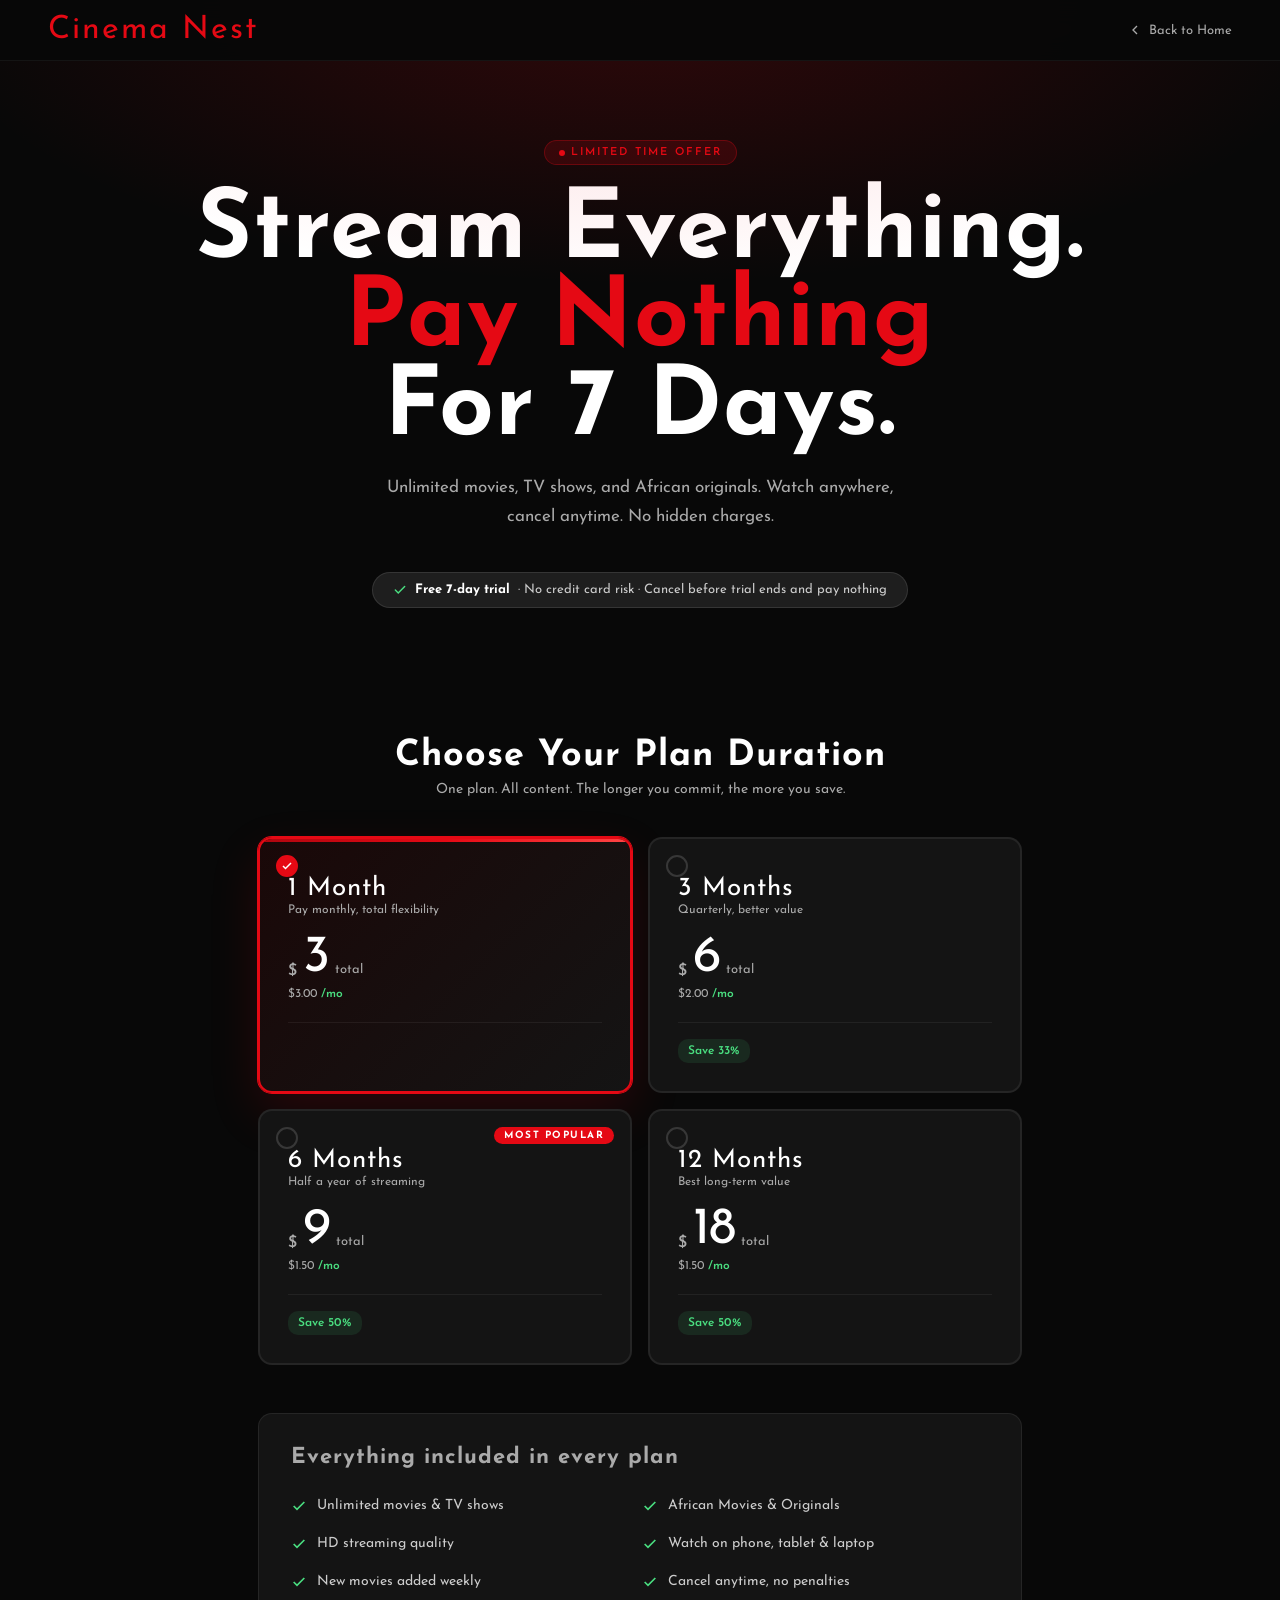
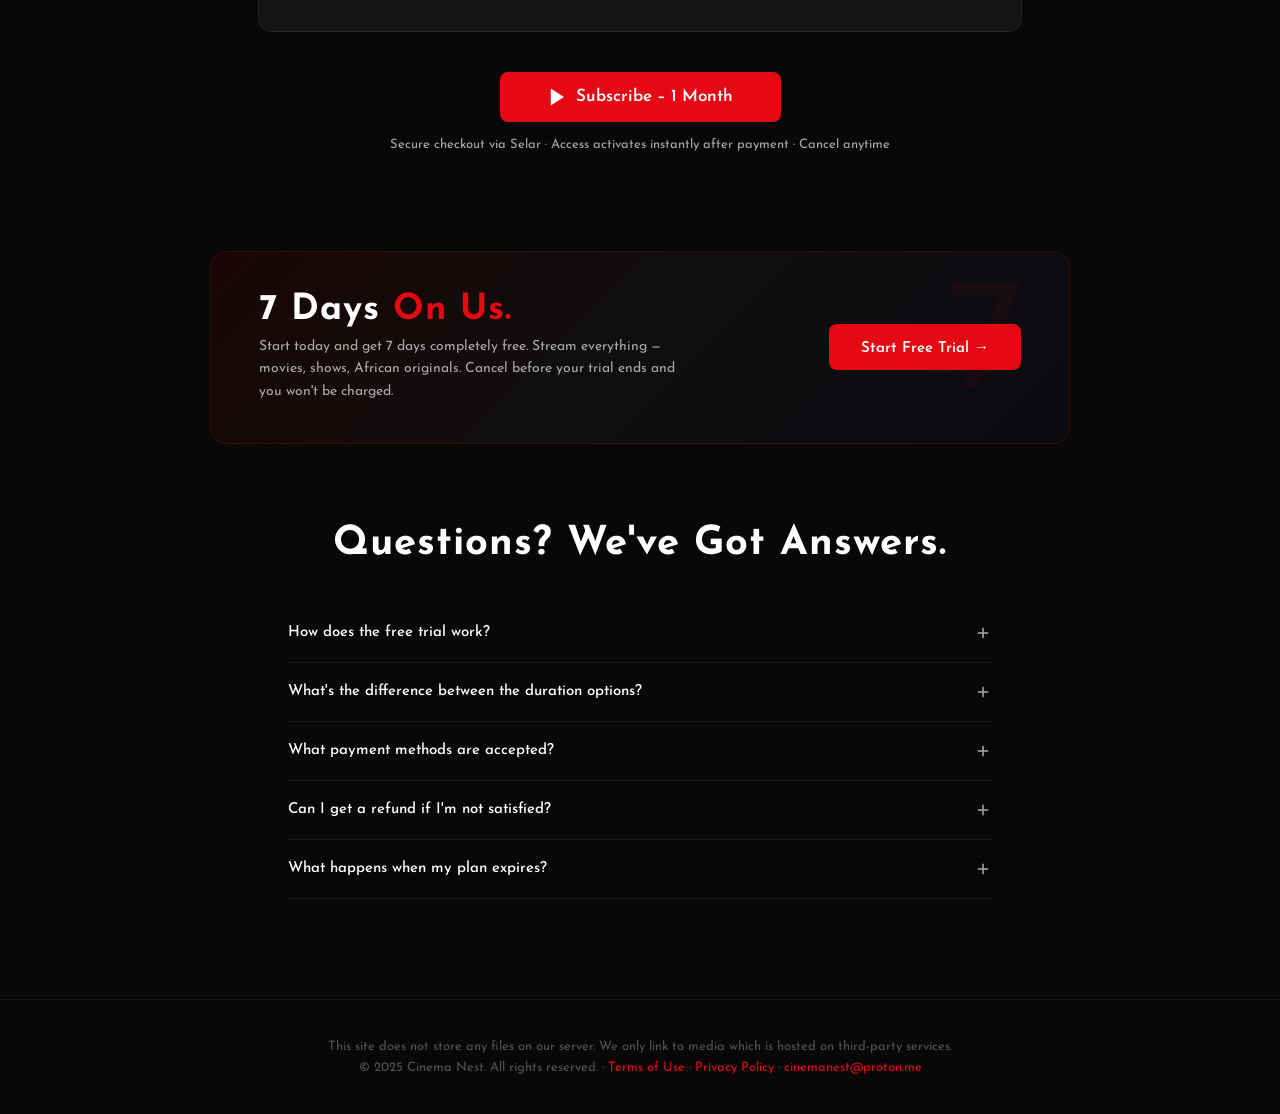
<file: pricing.html>
<!DOCTYPE html>
<html lang="en">
<head>
<meta charset="UTF-8">
<meta name="viewport" content="width=device-width, initial-scale=1.0">
<title>Cinema Nest – Plans & Pricing</title>
<link rel="manifest" href="/manifest.json">
<meta name="theme-color" content="#0a0a0a">
<link rel="icon" href="/icons/icon-192.png">
<link rel="apple-touch-icon" href="/icons/icon-192.png">
<link href="https://fonts.googleapis.com/css2?family=Josefin+Sans:wght@300;400;500;600;700&display=swap" rel="stylesheet">
<style>
:root {
  --red: #e50914;
  --red-dark: #b0060f;
  --bg: #0a0a0a;
  --surface: #141414;
  --surface2: #1e1e1e;
  --text: #fff;
  --muted: #aaa;
  --radius: 6px;
}
*, *::before, *::after { margin: 0; padding: 0; box-sizing: border-box; }
body { background: #080808; color: var(--text); font-family: 'Josefin Sans', sans-serif; overflow-x: hidden; min-height: 100vh; }

/* ─── NAV ─── */
.nav {
  position: fixed; top: 0; width: 100%; z-index: 1000;
  display: flex; align-items: center; justify-content: space-between;
  padding: 14px 48px;
  background: rgba(8,8,8,.96); backdrop-filter: blur(12px);
  border-bottom: 1px solid rgba(255,255,255,.05);
}
.logo { font-family: 'Josefin Sans', sans-serif; font-size: 32px; color: var(--red); letter-spacing: 2px; cursor: pointer; text-decoration: none; }
.nav-back { color: var(--muted); font-size: 13px; text-decoration: none; display: flex; align-items: center; gap: 6px; transition: color .2s; }
.nav-back:hover { color: var(--text); }
.nav-back svg { width: 16px; height: 16px; stroke: currentColor; fill: none; stroke-width: 2; }

/* ─── HERO ─── */
.hero {
  padding: 140px 48px 70px;
  text-align: center; position: relative; overflow: hidden;
}
.hero::before {
  content: ''; position: absolute; inset: 0;
  background: radial-gradient(ellipse 80% 60% at 50% 0%, rgba(229,9,20,.18) 0%, transparent 70%);
  pointer-events: none;
}
.hero-eyebrow {
  display: inline-flex; align-items: center; gap: 6px;
  background: rgba(229,9,20,.15); border: 1px solid rgba(229,9,20,.3);
  color: var(--red); font-size: 11px; font-weight: 600;
  letter-spacing: 2px; text-transform: uppercase;
  padding: 6px 14px; border-radius: 20px; margin-bottom: 24px;
}
.hero-eyebrow span { width: 6px; height: 6px; border-radius: 50%; background: var(--red); animation: pulse 2s infinite; }
@keyframes pulse { 0%,100%{opacity:1;transform:scale(1)} 50%{opacity:.5;transform:scale(.7)} }
.hero h1 {
  font-family: 'Josefin Sans', sans-serif;
  font-size: clamp(48px, 8vw, 96px);
  line-height: .92; letter-spacing: 1px; margin-bottom: 20px;
}
.hero h1 span { color: var(--red); }
.hero p { font-size: 17px; color: var(--muted); line-height: 1.7; max-width: 520px; margin: 0 auto 40px; }
.trial-badge {
  display: inline-flex; align-items: center; gap: 8px;
  background: var(--surface2); border: 1px solid rgba(255,255,255,.1);
  padding: 10px 20px; border-radius: 30px; font-size: 13px; color: #ccc;
}
.trial-badge strong { color: #fff; }

/* ─── PRICING SECTION ─── */
.pricing-section { padding: 60px 48px 100px; max-width: 860px; margin: 0 auto; }

.section-label {
  text-align: center; margin-bottom: 40px;
}
.section-label h2 {
  font-family: 'Josefin Sans', sans-serif;
  font-size: 36px; letter-spacing: 1px; margin-bottom: 8px;
}
.section-label p { font-size: 14px; color: var(--muted); }

/* ─── DURATION CARDS ─── */
.duration-grid {
  display: grid;
  grid-template-columns: repeat(2, 1fr);
  gap: 16px;
  margin-bottom: 48px;
}

.duration-card {
  background: var(--surface);
  border: 2px solid rgba(255,255,255,.07);
  border-radius: 14px; padding: 28px;
  cursor: pointer; position: relative; overflow: hidden;
  transition: border-color .25s, background .25s, transform .25s, box-shadow .25s;
  user-select: none;
}
.duration-card:hover {
  border-color: rgba(229,9,20,.5);
  transform: translateY(-3px);
  box-shadow: 0 16px 40px rgba(0,0,0,.4);
}
.duration-card.selected {
  border-color: var(--red);
  background: linear-gradient(135deg, #1a0808 0%, #141414 100%);
  box-shadow: 0 0 0 1px var(--red), 0 20px 50px rgba(229,9,20,.15);
}
.duration-card.selected::before {
  content: ''; position: absolute; top: 0; left: 0; right: 0; height: 3px;
  background: linear-gradient(90deg, var(--red-dark), var(--red), #ff4444);
}
.duration-card.featured-duration {
  grid-column: span 1;
}

/* Popular badge */
.pop-badge {
  position: absolute; top: 16px; right: 16px;
  background: var(--red); color: #fff;
  font-size: 10px; font-weight: 700; letter-spacing: 1.5px;
  text-transform: uppercase; padding: 3px 10px; border-radius: 10px;
}

/* Selected checkmark */
.check-ring {
  position: absolute; top: 16px; left: 16px;
  width: 22px; height: 22px; border-radius: 50%;
  border: 2px solid rgba(255,255,255,.15);
  display: flex; align-items: center; justify-content: center;
  transition: background .2s, border-color .2s;
}
.duration-card.selected .check-ring {
  background: var(--red); border-color: var(--red);
}
.check-ring svg { width: 12px; height: 12px; stroke: #fff; fill: none; stroke-width: 3; opacity: 0; transition: opacity .2s; }
.duration-card.selected .check-ring svg { opacity: 1; }

.duration-header { margin-top: 8px; margin-bottom: 16px; }
.duration-name {
  font-family: 'Josefin Sans', sans-serif;
  font-size: 26px; letter-spacing: 1px; margin-bottom: 2px;
}
.duration-sub { font-size: 12px; color: var(--muted); }

.duration-price-row { display: flex; align-items: flex-end; gap: 6px; margin-bottom: 4px; }
.duration-currency { font-size: 16px; font-weight: 600; color: var(--muted); margin-bottom: 5px; }
.duration-amount { font-family: 'Josefin Sans', sans-serif; font-size: 52px; line-height: 1; letter-spacing: -1px; }
.duration-period { font-size: 13px; color: var(--muted); margin-bottom: 8px; }

.duration-per-month {
  font-size: 12px; color: var(--muted); margin-bottom: 16px; min-height: 18px;
}
.duration-per-month span { color: #4ade80; font-weight: 600; }

.duration-divider { border: none; border-top: 1px solid rgba(255,255,255,.06); margin-bottom: 16px; }

.duration-saving {
  display: inline-flex; align-items: center; gap: 5px;
  font-size: 12px; font-weight: 600;
  padding: 3px 10px; border-radius: 10px;
  min-height: 24px;
}
.duration-saving.green { background: rgba(74,222,128,.1); color: #4ade80; }
.duration-saving.none { color: transparent; }

/* ─── FEATURES ─── */
.features-box {
  background: var(--surface); border: 1px solid rgba(255,255,255,.07);
  border-radius: 14px; padding: 32px; margin-bottom: 40px;
}
.features-box h3 {
  font-family: 'Josefin Sans', sans-serif;
  font-size: 22px; letter-spacing: 1px; margin-bottom: 20px; color: var(--muted);
}
.features-grid { display: grid; grid-template-columns: repeat(2, 1fr); gap: 4px; }
.feature-item {
  display: flex; align-items: center; gap: 10px;
  font-size: 14px; color: #ccc; padding: 9px 0;
}
.feature-item svg { width: 16px; height: 16px; stroke: #4ade80; fill: none; stroke-width: 2.5; flex-shrink: 0; }

/* ─── CTA ─── */
.cta-block { text-align: center; }
.btn-subscribe {
  background: var(--red); color: #fff;
  padding: 16px 48px; border-radius: 8px;
  font-size: 17px; font-weight: 600; cursor: pointer;
  border: none; font-family: inherit;
  transition: background .2s, transform .15s;
  display: inline-flex; align-items: center; gap: 10px;
  margin-bottom: 16px;
}
.btn-subscribe:hover { background: var(--red-dark); transform: scale(1.03); }
.btn-subscribe svg { width: 18px; height: 18px; stroke: currentColor; fill: none; stroke-width: 2.5; }
.cta-note { font-size: 13px; color: var(--muted); }
.cta-note strong { color: #fff; }

/* ─── TRIAL STRIP ─── */
.trial-strip {
  background: linear-gradient(135deg, #1a0505 0%, #0f0f0f 50%, #0a0a12 100%);
  border: 1px solid rgba(229,9,20,.2);
  border-radius: 16px; padding: 40px 48px;
  display: flex; align-items: center; justify-content: space-between;
  gap: 32px; max-width: 860px; margin: 0 auto 80px;
  position: relative; overflow: hidden;
}
.trial-strip::after {
  content: '7'; position: absolute; right: 48px; top: 50%; transform: translateY(-50%);
  font-family: 'Josefin Sans', sans-serif; font-size: 160px; line-height: 1;
  color: rgba(229,9,20,.06); pointer-events: none; letter-spacing: -4px;
}
.trial-strip-text h2 { font-family: 'Josefin Sans', sans-serif; font-size: 36px; letter-spacing: 1px; margin-bottom: 8px; }
.trial-strip-text h2 span { color: var(--red); }
.trial-strip-text p { font-size: 14px; color: var(--muted); max-width: 420px; line-height: 1.6; }
.btn-trial {
  background: var(--red); color: #fff; padding: 14px 32px; border-radius: 8px;
  font-size: 15px; font-weight: 600; cursor: pointer; border: none;
  font-family: inherit; white-space: nowrap; flex-shrink: 0;
  transition: background .2s, transform .15s;
}
.btn-trial:hover { background: var(--red-dark); transform: scale(1.03); }

/* ─── FAQ ─── */
.faq-section { padding: 0 48px 100px; max-width: 800px; margin: 0 auto; }
.faq-section h2 { font-family: 'Josefin Sans', sans-serif; font-size: 40px; letter-spacing: 1px; text-align: center; margin-bottom: 40px; }
.faq-item { border-bottom: 1px solid rgba(255,255,255,.07); }
.faq-q {
  width: 100%; background: none; border: none; color: var(--text);
  font-family: 'Josefin Sans', sans-serif; font-size: 15px; font-weight: 500;
  text-align: left; padding: 20px 0; cursor: pointer;
  display: flex; align-items: center; justify-content: space-between; gap: 16px;
}
.faq-q svg { width: 18px; height: 18px; stroke: var(--muted); fill: none; stroke-width: 2; flex-shrink: 0; transition: transform .3s; }
.faq-item.open .faq-q svg { transform: rotate(45deg); stroke: var(--red); }
.faq-a { font-size: 14px; color: var(--muted); line-height: 1.7; max-height: 0; overflow: hidden; transition: max-height .35s ease, padding .35s; }
.faq-item.open .faq-a { max-height: 200px; padding-bottom: 20px; }

/* ─── FOOTER ─── */
.footer { text-align: center; padding: 40px 48px; border-top: 1px solid rgba(255,255,255,.06); }
.footer p { font-size: 13px; color: rgba(255,255,255,.3); }
.footer a { color: var(--red); text-decoration: none; }

/* ─── RESPONSIVE ─── */
@media(max-width: 700px) {
  .nav { padding: 12px 20px; }
  .hero { padding: 120px 20px 60px; }
  .pricing-section { padding: 40px 20px 80px; }
  .duration-grid { grid-template-columns: 1fr; gap:12px; }
  .features-grid { grid-template-columns: 1fr; }
  .trial-strip { flex-direction: column; padding: 28px 20px; margin: 0 16px 60px; }
  .trial-strip::after { display: none; }
  .faq-section { padding: 0 20px 80px; }
  .duration-amount { font-size: 40px; }
  .hero h1 { font-size: clamp(40px, 10vw, 60px); }
  .hero p { font-size: 15px; }
  .footer { padding: 32px 20px; }
}
</style>
</head>
<body>

<!-- NAV -->
<nav class="nav">
  <a href="index.html" class="logo">Cinema Nest</a>
  <a href="index.html" class="nav-back">
    <svg viewBox="0 0 24 24"><polyline points="15 18 9 12 15 6"/></svg>
    Back to Home
  </a>
</nav>

<!-- HERO -->
<div class="hero">
  <div class="hero-eyebrow">
    <span></span>
    Limited Time Offer
  </div>
  <h1>Stream Everything.<br><span>Pay Nothing</span><br>For 7 Days.</h1>
  <p>Unlimited movies, TV shows, and African originals. Watch anywhere, cancel anytime. No hidden charges.</p>
  <div class="trial-badge">
    <svg width="14" height="14" viewBox="0 0 24 24" fill="none" stroke="#4ade80" stroke-width="2.5" stroke-linecap="round"><polyline points="20 6 9 17 4 12"/></svg>
    <strong>Free 7-day trial</strong> · No credit card risk · Cancel before trial ends and pay nothing
  </div>
</div>

<!-- PRICING -->
<div class="pricing-section">

  <div class="section-label">
    <h2>Choose Your Plan Duration</h2>
    <p>One plan. All content. The longer you commit, the more you save.</p>
  </div>

  <div class="duration-grid">

    <!-- 1 MONTH -->
    <div class="duration-card selected" id="card-1m" onclick="selectPlan('1m')">
      <div class="check-ring"><svg viewBox="0 0 24 24"><polyline points="20 6 9 17 4 12"/></svg></div>
      <div class="duration-header">
        <div class="duration-name">1 Month</div>
        <div class="duration-sub">Pay monthly, total flexibility</div>
      </div>
      <div class="duration-price-row">
        <span class="duration-currency">$</span>
        <span class="duration-amount">3</span>
        <span class="duration-period">total</span>
      </div>
      <div class="duration-per-month">$3.00 <span>/mo</span></div>
      <hr class="duration-divider">
      <span class="duration-saving none">–</span>
    </div>

    <!-- 3 MONTHS -->
    <div class="duration-card" id="card-3m" onclick="selectPlan('3m')">
      <div class="check-ring"><svg viewBox="0 0 24 24"><polyline points="20 6 9 17 4 12"/></svg></div>
      <div class="duration-header">
        <div class="duration-name">3 Months</div>
        <div class="duration-sub">Quarterly, better value</div>
      </div>
      <div class="duration-price-row">
        <span class="duration-currency">$</span>
        <span class="duration-amount">6</span>
        <span class="duration-period">total</span>
      </div>
      <div class="duration-per-month">$2.00 <span>/mo</span></div>
      <hr class="duration-divider">
      <span class="duration-saving green">Save 33%</span>
    </div>

    <!-- 6 MONTHS -->
    <div class="duration-card featured-duration" id="card-6m" onclick="selectPlan('6m')">
      <span class="pop-badge">Most Popular</span>
      <div class="check-ring"><svg viewBox="0 0 24 24"><polyline points="20 6 9 17 4 12"/></svg></div>
      <div class="duration-header">
        <div class="duration-name">6 Months</div>
        <div class="duration-sub">Half a year of streaming</div>
      </div>
      <div class="duration-price-row">
        <span class="duration-currency">$</span>
        <span class="duration-amount">9</span>
        <span class="duration-period">total</span>
      </div>
      <div class="duration-per-month">$1.50 <span>/mo</span></div>
      <hr class="duration-divider">
      <span class="duration-saving green">Save 50%</span>
    </div>

    <!-- 12 MONTHS -->
    <div class="duration-card" id="card-12m" onclick="selectPlan('12m')">
      <div class="check-ring"><svg viewBox="0 0 24 24"><polyline points="20 6 9 17 4 12"/></svg></div>
      <div class="duration-header">
        <div class="duration-name">12 Months</div>
        <div class="duration-sub">Best long-term value</div>
      </div>
      <div class="duration-price-row">
        <span class="duration-currency">$</span>
        <span class="duration-amount">18</span>
        <span class="duration-period">total</span>
      </div>
      <div class="duration-per-month">$1.50 <span>/mo</span></div>
      <hr class="duration-divider">
      <span class="duration-saving green">Save 50%</span>
    </div>

  </div>

  <!-- WHAT'S INCLUDED -->
  <div class="features-box">
    <h3>Everything included in every plan</h3>
    <div class="features-grid">
      <div class="feature-item">
        <svg viewBox="0 0 24 24"><polyline points="20 6 9 17 4 12"/></svg>
        Unlimited movies & TV shows
      </div>
      <div class="feature-item">
        <svg viewBox="0 0 24 24"><polyline points="20 6 9 17 4 12"/></svg>
        African Movies & Originals
      </div>
      <div class="feature-item">
        <svg viewBox="0 0 24 24"><polyline points="20 6 9 17 4 12"/></svg>
        HD streaming quality
      </div>
      <div class="feature-item">
        <svg viewBox="0 0 24 24"><polyline points="20 6 9 17 4 12"/></svg>
        Watch on phone, tablet & laptop
      </div>
      <div class="feature-item">
        <svg viewBox="0 0 24 24"><polyline points="20 6 9 17 4 12"/></svg>
        New movies added weekly
      </div>
      <div class="feature-item">
        <svg viewBox="0 0 24 24"><polyline points="20 6 9 17 4 12"/></svg>
        Cancel anytime, no penalties
      </div>
    </div>
  </div>

  <!-- CTA -->
  <div class="cta-block">
    <button class="btn-subscribe" id="main-cta" onclick="goToCheckout()">
      <svg viewBox="0 0 24 24"><polygon points="5 3 19 12 5 21 5 3" fill="currentColor"/></svg>
      <span id="cta-label">Subscribe – 1 Month</span>
    </button>
    <p class="cta-note">Secure checkout via Selar · Access activates instantly after payment · Cancel anytime</p>
  </div>

</div>

<!-- TRIAL STRIP -->
<div class="trial-strip">
  <div class="trial-strip-text">
    <h2>7 Days <span>On Us.</span></h2>
    <p>Start today and get 7 days completely free. Stream everything — movies, shows, African originals. Cancel before your trial ends and you won't be charged.</p>
  </div>
  <button class="btn-trial" onclick="goToCheckout()">Start Free Trial →</button>
</div>

<!-- FAQ -->
<div class="faq-section">
  <h2>Questions? We've Got Answers.</h2>

  <div class="faq-item">
    <button class="faq-q" onclick="toggleFaq(this)">
      How does the free trial work?
      <svg viewBox="0 0 24 24"><line x1="12" y1="5" x2="12" y2="19"/><line x1="5" y1="12" x2="19" y2="12"/></svg>
    </button>
    <div class="faq-a">When you sign up, you get 7 days of full access completely free. You'll enter your payment details upfront, but nothing is charged until your trial ends. Cancel any time before day 7 and you pay nothing.</div>
  </div>

  <div class="faq-item">
    <button class="faq-q" onclick="toggleFaq(this)">
      What's the difference between the duration options?
      <svg viewBox="0 0 24 24"><line x1="12" y1="5" x2="12" y2="19"/><line x1="5" y1="12" x2="19" y2="12"/></svg>
    </button>
    <div class="faq-a">Cinema Nest offers four plan lengths — 1, 3, 6, and 12 months — all with full access to every movie, show, and feature. Longer plans cost less per month: $3/mo for 1 month, $2/mo for 3 months, and $1.50/mo for 6 or 12 months.</div>
  </div>

  <div class="faq-item">
    <button class="faq-q" onclick="toggleFaq(this)">
      What payment methods are accepted?
      <svg viewBox="0 0 24 24"><line x1="12" y1="5" x2="12" y2="19"/><line x1="5" y1="12" x2="19" y2="12"/></svg>
    </button>
    <div class="faq-a">We accept Mobile money, Crrypto, Visa, Mastercard, and all major debit/credit cards — powered by Paystack, Africa's most trusted payment platform. All payments are fully encrypted and secure.</div>
  </div>

  <div class="faq-item">
    <button class="faq-q" onclick="toggleFaq(this)">
      Can I get a refund if I'm not satisfied?
      <svg viewBox="0 0 24 24"><line x1="12" y1="5" x2="12" y2="19"/><line x1="5" y1="12" x2="19" y2="12"/></svg>
    </button>
    <div class="faq-a">That's what the free trial is for! You get 7 full days to explore Cinema Nest risk-free. If you cancel during the trial, you owe nothing. After the trial, plans are non-refundable but you keep access for your full subscription period.</div>
  </div>

  <div class="faq-item">
    <button class="faq-q" onclick="toggleFaq(this)">
      What happens when my plan expires?
      <svg viewBox="0 0 24 24"><line x1="12" y1="5" x2="12" y2="19"/><line x1="5" y1="12" x2="19" y2="12"/></svg>
    </button>
    <div class="faq-a">You'll receive an email reminder before your plan ends. You can renew for the same or a different duration at any time. Your watchlist and preferences are saved so you can pick up right where you left off.</div>
  </div>

</div>

<!-- FOOTER -->
<div class="footer">
  <p style="margin-bottom:8px;">This site does not store any files on our server. We only link to media which is hosted on third-party services.</p>
  <p>© 2025 Cinema Nest. All rights reserved. · <a href="#">Terms of Use</a> · <a href="#">Privacy Policy</a> · <a href="mailto:cinemanest@proton.me">cinemanest@proton.me</a></p>
</div>

<script>
// ── SELAR PRODUCT LINK ──
const SELAR_LINKS = {
  '1m':  'https://selar.com/1c7tz476t8',
  '3m':  'https://selar.com/851861q275',
  '6m':  'https://selar.com/6487z415ih',
  '12m': 'https://selar.com/5rc8s61861',
};

const PLAN_LABELS = {
  '1m':  'Subscribe – 1 Month',
  '3m':  'Subscribe – 3 Months',
  '6m':  'Subscribe – 6 Months',
  '12m': 'Subscribe – 12 Months',
};

let selectedPlan = '1m';

function selectPlan(plan) {
  // Remove selected from all
  document.querySelectorAll('.duration-card').forEach(c => c.classList.remove('selected'));
  // Add to clicked
  document.getElementById('card-' + plan).classList.add('selected');
  selectedPlan = plan;
  // Update CTA label
  document.getElementById('cta-label').textContent = PLAN_LABELS[plan];
}

function goToCheckout() {
  // Remember which plan was chosen so activate.html can read it back
  // if Selar's own redirect doesn't carry a plan param (it's a fallback only —
  // the redirect URL configured on each Selar product is the source of truth).
  try { localStorage.setItem('cinemanest-pending-plan', selectedPlan); } catch {}
  window.location.href = SELAR_LINKS[selectedPlan] || SELAR_LINKS['1m'];
}

function toggleFaq(btn) {
  const item = btn.closest('.faq-item');
  const isOpen = item.classList.contains('open');
  document.querySelectorAll('.faq-item').forEach(i => i.classList.remove('open'));
  if (!isOpen) item.classList.add('open');
}
</script>
<script>
if ('serviceWorker' in navigator) {
  window.addEventListener('load', () => {
    navigator.serviceWorker.register('/sw.js').catch(() => {});
  });
}
</script>
</body>
</html>
</file>
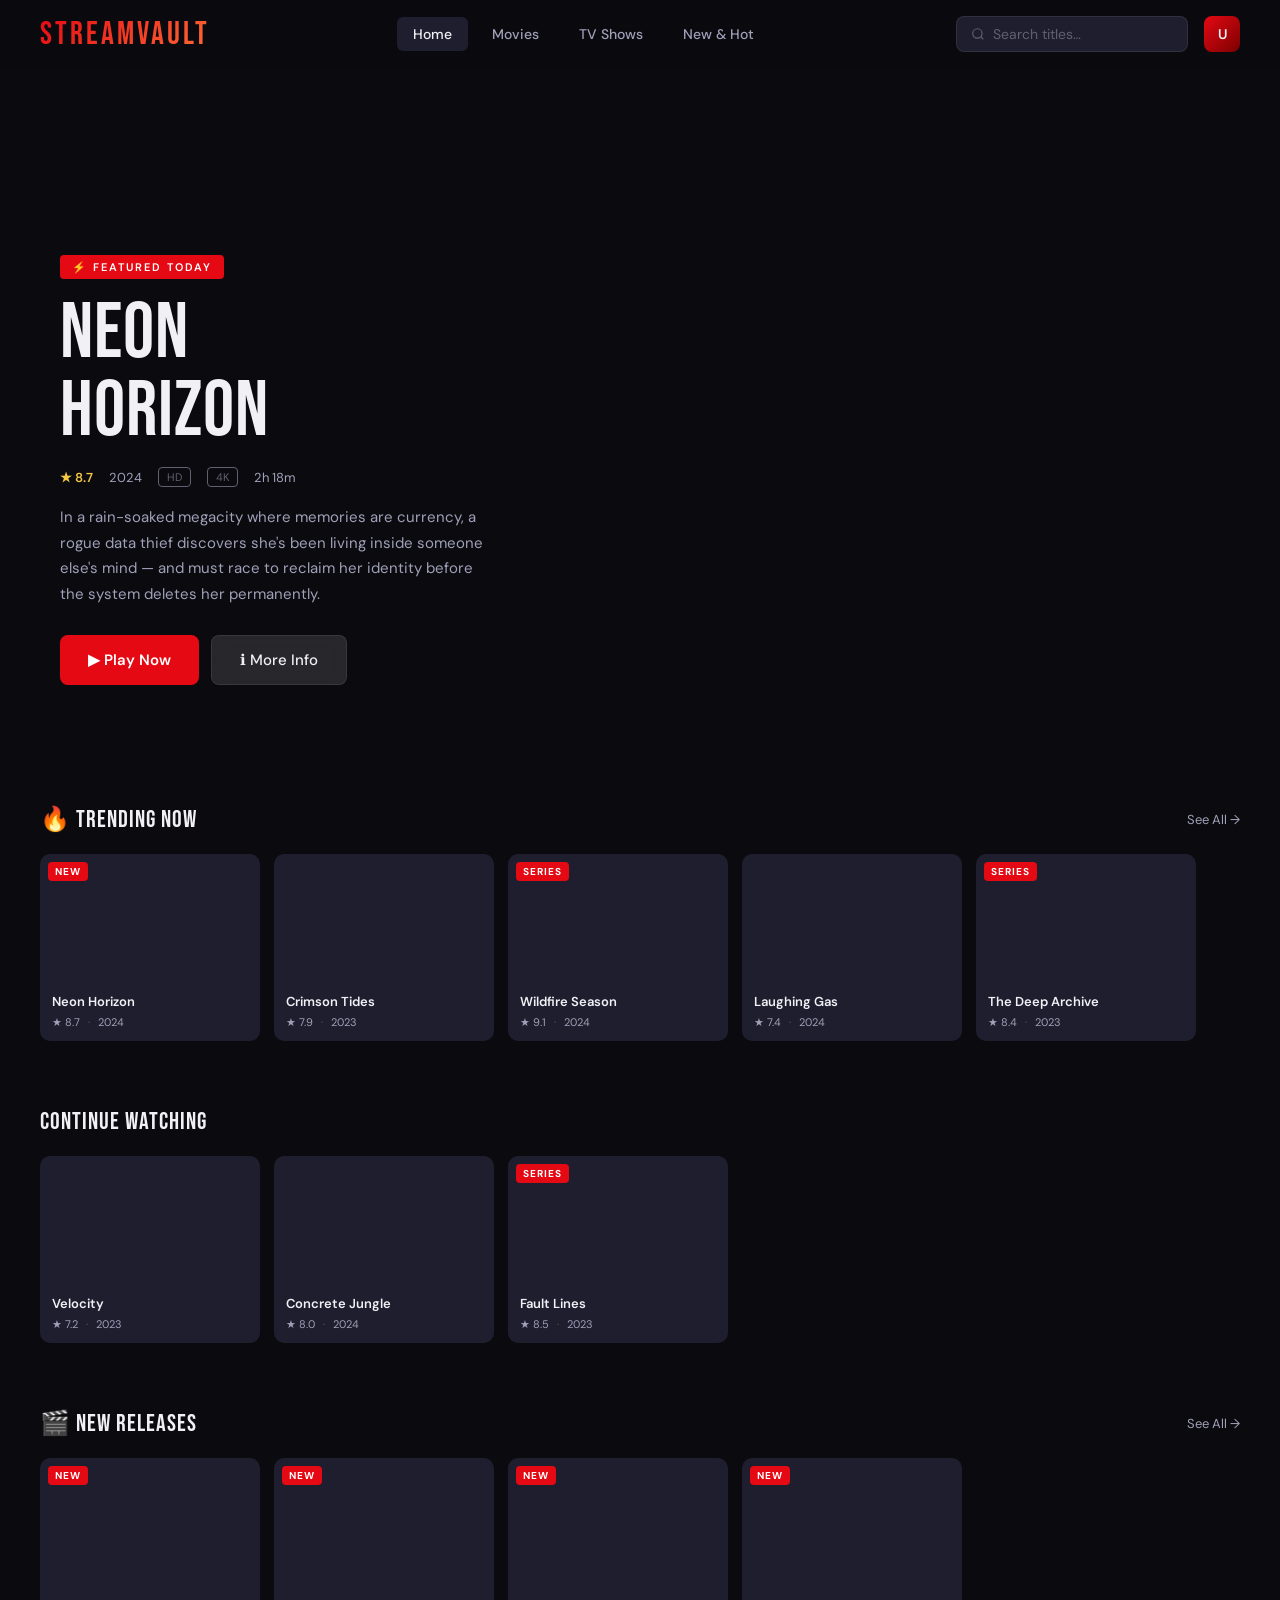
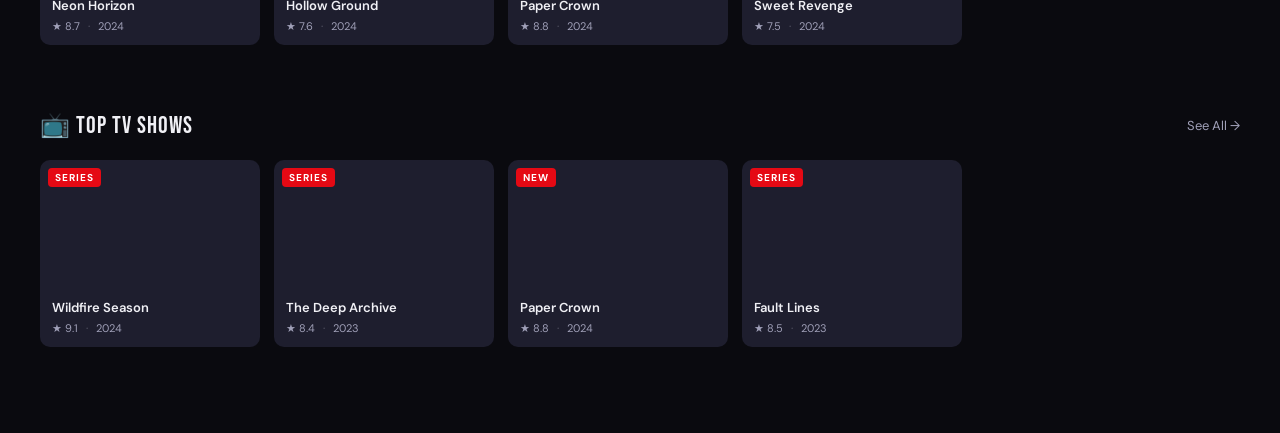
<file: streamvault.html>
<!DOCTYPE html>
<html lang="en">
<head>
<meta charset="UTF-8">
<meta name="viewport" content="width=device-width, initial-scale=1.0">
<title>StreamVault</title>
<link rel="preconnect" href="https://fonts.googleapis.com">
<link href="https://fonts.googleapis.com/css2?family=Bebas+Neue&family=DM+Sans:wght@300;400;500;600&display=swap" rel="stylesheet">
<style>
  *, *::before, *::after { box-sizing: border-box; margin: 0; padding: 0; }

  :root {
    --bg: #0a0a0f;
    --bg2: #12121a;
    --bg3: #1c1c28;
    --surface: #1e1e2e;
    --surface2: #2a2a3e;
    --accent: #e50914;
    --accent2: #ff6b35;
    --gold: #f5c842;
    --text: #f0f0f5;
    --text2: #a0a0b8;
    --text3: #606070;
    --border: rgba(255,255,255,0.08);
    --nav-h: 68px;
    --radius: 10px;
    --card-w: 220px;
    --card-h: 130px;
    --transition: 0.25s cubic-bezier(0.4,0,0.2,1);
  }

  html { scroll-behavior: smooth; }
  body {
    font-family: 'DM Sans', sans-serif;
    background: var(--bg);
    color: var(--text);
    min-height: 100vh;
    overflow-x: hidden;
  }

  /* ===== NAV ===== */
  nav {
    position: fixed; top: 0; left: 0; right: 0; z-index: 100;
    height: var(--nav-h);
    display: flex; align-items: center; justify-content: space-between;
    padding: 0 40px;
    background: linear-gradient(to bottom, rgba(10,10,15,0.95) 0%, transparent 100%);
    transition: background 0.3s;
  }
  nav.scrolled { background: rgba(10,10,15,0.98); border-bottom: 1px solid var(--border); }
  .nav-logo {
    font-family: 'Bebas Neue', sans-serif;
    font-size: 32px;
    letter-spacing: 3px;
    background: linear-gradient(135deg, var(--accent), var(--accent2));
    -webkit-background-clip: text;
    -webkit-text-fill-color: transparent;
    background-clip: text;
    cursor: pointer;
    user-select: none;
  }
  .nav-links { display: flex; align-items: center; gap: 8px; }
  .nav-links button {
    background: none; border: none; color: var(--text2);
    font-family: 'DM Sans', sans-serif;
    font-size: 14px; font-weight: 500;
    padding: 8px 16px; border-radius: 6px;
    cursor: pointer; transition: color var(--transition), background var(--transition);
  }
  .nav-links button:hover, .nav-links button.active { color: var(--text); background: var(--surface); }
  .nav-right { display: flex; align-items: center; gap: 16px; }
  .nav-search {
    display: flex; align-items: center; gap: 8px;
    background: var(--surface); border: 1px solid var(--border);
    border-radius: 8px; padding: 8px 14px;
  }
  .nav-search input {
    background: none; border: none; outline: none;
    color: var(--text); font-family: 'DM Sans', sans-serif;
    font-size: 14px; width: 180px;
  }
  .nav-search input::placeholder { color: var(--text3); }
  .nav-avatar {
    width: 36px; height: 36px; border-radius: 8px;
    background: linear-gradient(135deg, var(--accent), #7b0000);
    display: flex; align-items: center; justify-content: center;
    font-weight: 600; font-size: 14px; cursor: pointer;
    flex-shrink: 0;
  }

  /* ===== PAGES ===== */
  .page { display: none; }
  .page.active { display: block; }

  /* ===== HERO ===== */
  .hero {
    position: relative; height: 85vh; min-height: 560px;
    display: flex; align-items: flex-end;
    padding: 0 60px 80px;
    overflow: hidden;
  }
  .hero-bg {
    position: absolute; inset: 0;
    background-size: cover; background-position: center top;
    transition: opacity 1s;
  }
  .hero-overlay {
    position: absolute; inset: 0;
    background: linear-gradient(
      to top,
      var(--bg) 0%,
      rgba(10,10,15,0.6) 50%,
      rgba(10,10,15,0.2) 100%
    );
  }
  .hero-overlay2 {
    position: absolute; inset: 0;
    background: linear-gradient(to right, rgba(10,10,15,0.8) 0%, transparent 60%);
  }
  .hero-content { position: relative; z-index: 1; max-width: 560px; }
  .hero-tag {
    display: inline-flex; align-items: center; gap: 6px;
    background: var(--accent); color: white;
    font-size: 11px; font-weight: 600; letter-spacing: 2px; text-transform: uppercase;
    padding: 5px 12px; border-radius: 4px; margin-bottom: 16px;
  }
  .hero-title {
    font-family: 'Bebas Neue', sans-serif;
    font-size: clamp(48px, 7vw, 78px);
    line-height: 1; letter-spacing: 1px;
    margin-bottom: 16px;
  }
  .hero-meta { display: flex; align-items: center; gap: 16px; margin-bottom: 18px; flex-wrap: wrap; }
  .hero-meta span { font-size: 13px; color: var(--text2); }
  .hero-meta .rating { color: var(--gold); font-weight: 600; }
  .hero-meta .badge {
    border: 1px solid var(--text3); border-radius: 4px;
    padding: 2px 8px; font-size: 11px; color: var(--text3);
  }
  .hero-desc {
    font-size: 15px; line-height: 1.7; color: var(--text2);
    margin-bottom: 28px; max-width: 440px;
  }
  .hero-btns { display: flex; gap: 12px; flex-wrap: wrap; }
  .btn-primary {
    display: inline-flex; align-items: center; gap: 8px;
    background: var(--accent); color: white;
    border: none; border-radius: 8px;
    font-family: 'DM Sans', sans-serif;
    font-size: 15px; font-weight: 600;
    padding: 14px 28px; cursor: pointer;
    transition: background var(--transition), transform var(--transition);
  }
  .btn-primary:hover { background: #c4070f; transform: translateY(-1px); }
  .btn-secondary {
    display: inline-flex; align-items: center; gap: 8px;
    background: rgba(255,255,255,0.12); color: var(--text);
    border: 1px solid var(--border); border-radius: 8px;
    font-family: 'DM Sans', sans-serif;
    font-size: 15px; font-weight: 500;
    padding: 14px 28px; cursor: pointer;
    backdrop-filter: blur(8px);
    transition: background var(--transition);
  }
  .btn-secondary:hover { background: rgba(255,255,255,0.2); }

  /* ===== ROW SECTIONS ===== */
  .section { padding: 40px 40px 10px; }
  .section-header {
    display: flex; align-items: center; justify-content: space-between;
    margin-bottom: 20px;
  }
  .section-title {
    font-family: 'Bebas Neue', sans-serif;
    font-size: 24px; letter-spacing: 1px;
  }
  .section-more {
    font-size: 13px; color: var(--text2);
    background: none; border: none; cursor: pointer;
    font-family: 'DM Sans', sans-serif;
    display: flex; align-items: center; gap: 4px;
  }
  .section-more:hover { color: var(--accent); }
  .row-wrap {
    overflow-x: auto; padding-bottom: 16px;
    scrollbar-width: thin; scrollbar-color: var(--surface2) transparent;
  }
  .row-wrap::-webkit-scrollbar { height: 4px; }
  .row-wrap::-webkit-scrollbar-track { background: transparent; }
  .row-wrap::-webkit-scrollbar-thumb { background: var(--surface2); border-radius: 2px; }
  .card-row { display: flex; gap: 14px; width: max-content; }

  /* ===== CARDS ===== */
  .card {
    width: var(--card-w); flex-shrink: 0;
    border-radius: var(--radius); overflow: hidden;
    background: var(--surface);
    cursor: pointer; position: relative;
    transition: transform var(--transition), box-shadow var(--transition);
  }
  .card:hover { transform: scale(1.05) translateY(-4px); z-index: 2;
    box-shadow: 0 20px 40px rgba(0,0,0,0.5); }
  .card-thumb {
    width: 100%; height: var(--card-h);
    object-fit: cover; display: block;
    background: var(--surface2);
  }
  .card-thumb-div {
    width: 100%; height: var(--card-h);
    display: flex; align-items: center; justify-content: center;
    font-size: 48px;
  }
  .card-body { padding: 10px 12px 12px; }
  .card-title { font-size: 13px; font-weight: 600; margin-bottom: 4px; line-height: 1.3; }
  .card-sub { font-size: 11px; color: var(--text2); display: flex; gap: 8px; }
  .card-sub .dot { color: var(--text3); }
  .card-badge {
    position: absolute; top: 8px; left: 8px;
    background: var(--accent); color: white;
    font-size: 10px; font-weight: 700; letter-spacing: 1px;
    padding: 3px 7px; border-radius: 4px;
  }
  .card-play {
    position: absolute; inset: 0; background: rgba(0,0,0,0.5);
    display: flex; align-items: center; justify-content: center;
    opacity: 0; transition: opacity var(--transition);
  }
  .card:hover .card-play { opacity: 1; }
  .play-icon {
    width: 44px; height: 44px; border-radius: 50%;
    background: var(--accent); display: flex; align-items: center; justify-content: center;
    color: white; font-size: 18px;
  }

  /* ===== TALL CARDS (Portraits) ===== */
  .card.tall { width: 160px; }
  .card.tall .card-thumb-div, .card.tall .card-thumb { height: 240px; }

  /* ===== DETAIL PAGE ===== */
  #detail-page { padding-top: var(--nav-h); }
  .detail-hero {
    position: relative; height: 60vh; min-height: 380px;
    display: flex; align-items: flex-end; padding: 0 60px 50px;
  }
  .detail-hero-bg {
    position: absolute; inset: 0;
    background-size: cover; background-position: center;
  }
  .detail-overlay {
    position: absolute; inset: 0;
    background: linear-gradient(to top, var(--bg) 0%, rgba(10,10,15,0.4) 70%);
  }
  .detail-overlay2 {
    position: absolute; inset: 0;
    background: linear-gradient(to right, rgba(10,10,15,0.7) 0%, transparent 70%);
  }
  .detail-content { position: relative; z-index: 1; max-width: 600px; }
  .detail-title {
    font-family: 'Bebas Neue', sans-serif;
    font-size: clamp(40px, 6vw, 68px);
    line-height: 1; margin-bottom: 12px;
  }
  .detail-body { padding: 30px 60px 60px; }
  .detail-grid { display: grid; grid-template-columns: 1fr 300px; gap: 50px; align-items: start; }
  .detail-desc { font-size: 16px; line-height: 1.8; color: var(--text2); margin-bottom: 24px; }
  .detail-tags { display: flex; gap: 8px; flex-wrap: wrap; margin-bottom: 30px; }
  .tag {
    background: var(--surface2); border: 1px solid var(--border);
    border-radius: 20px; font-size: 12px; color: var(--text2);
    padding: 5px 14px;
  }
  .detail-cast h3 { font-size: 13px; color: var(--text2); text-transform: uppercase;
    letter-spacing: 1px; margin-bottom: 12px; }
  .cast-grid { display: flex; flex-wrap: wrap; gap: 10px; margin-bottom: 28px; }
  .cast-chip {
    background: var(--surface); border: 1px solid var(--border);
    border-radius: 8px; padding: 8px 12px;
    font-size: 13px; font-weight: 500;
  }
  .episodes-title {
    font-family: 'Bebas Neue', sans-serif;
    font-size: 22px; letter-spacing: 1px; margin-bottom: 16px;
  }
  .episode-list { display: flex; flex-direction: column; gap: 10px; }
  .episode {
    display: flex; gap: 14px; align-items: center;
    background: var(--surface); border: 1px solid var(--border);
    border-radius: var(--radius); padding: 12px 16px;
    cursor: pointer; transition: background var(--transition);
  }
  .episode:hover { background: var(--surface2); }
  .ep-num {
    font-family: 'Bebas Neue', sans-serif; font-size: 22px;
    color: var(--text3); width: 28px; flex-shrink: 0; text-align: center;
  }
  .ep-thumb {
    width: 100px; height: 60px; border-radius: 6px;
    background: var(--surface2); flex-shrink: 0;
    display: flex; align-items: center; justify-content: center;
    font-size: 24px; overflow: hidden;
  }
  .ep-info { flex: 1; }
  .ep-title { font-size: 14px; font-weight: 600; margin-bottom: 4px; }
  .ep-desc { font-size: 12px; color: var(--text2); line-height: 1.5; }
  .ep-dur { font-size: 12px; color: var(--text3); white-space: nowrap; }
  .detail-sidebar {}
  .detail-meta-card {
    background: var(--surface); border: 1px solid var(--border);
    border-radius: 12px; padding: 20px;
  }
  .meta-row { display: flex; justify-content: space-between;
    padding: 10px 0; border-bottom: 1px solid var(--border);
    font-size: 13px; }
  .meta-row:last-child { border-bottom: none; }
  .meta-row .label { color: var(--text2); }
  .meta-row .val { font-weight: 500; text-align: right; }

  /* ===== PLAYER PAGE ===== */
  #player-page { background: #000; min-height: 100vh; }
  .player-nav {
    position: fixed; top: 0; left: 0; right: 0; z-index: 200;
    height: var(--nav-h); display: flex; align-items: center;
    padding: 0 30px; gap: 20px;
    background: linear-gradient(to bottom, rgba(0,0,0,0.9), transparent);
  }
  .player-back {
    background: none; border: none; color: white; cursor: pointer;
    font-size: 14px; display: flex; align-items: center; gap: 8px;
    font-family: 'DM Sans', sans-serif; opacity: 0.8; transition: opacity 0.2s;
  }
  .player-back:hover { opacity: 1; }
  .player-info { font-size: 15px; font-weight: 600; }
  .player-ep { font-size: 13px; color: rgba(255,255,255,0.6); }
  .video-wrapper {
    width: 100%; padding-top: var(--nav-h);
    min-height: 100vh; display: flex; align-items: center;
    justify-content: center; flex-direction: column;
    gap: 0;
  }
  .video-container {
    width: 100%; max-width: 1200px;
    aspect-ratio: 16/9; background: #000;
    position: relative; margin: 0 auto;
  }
  .video-container iframe, .video-container video {
    width: 100%; height: 100%; border: none;
    display: block;
  }
  .video-placeholder {
    width: 100%; height: 100%; background: #111;
    display: flex; flex-direction: column;
    align-items: center; justify-content: center; gap: 16px;
  }
  .play-btn-big {
    width: 72px; height: 72px; border-radius: 50%;
    background: var(--accent); border: none;
    display: flex; align-items: center; justify-content: center;
    cursor: pointer; color: white; font-size: 28px;
    transition: transform 0.2s, background 0.2s;
  }
  .play-btn-big:hover { transform: scale(1.1); background: #c4070f; }
  .player-source-sel {
    display: flex; gap: 10px; padding: 20px 40px;
    width: 100%; max-width: 1200px; margin: 0 auto;
    flex-wrap: wrap;
  }
  .source-btn {
    background: var(--surface); border: 1px solid var(--border);
    border-radius: 8px; color: var(--text2);
    font-family: 'DM Sans', sans-serif;
    font-size: 13px; font-weight: 500;
    padding: 8px 16px; cursor: pointer;
    transition: all var(--transition);
  }
  .source-btn:hover, .source-btn.active {
    background: var(--accent); border-color: var(--accent); color: white;
  }
  .upload-source {
    background: var(--surface); border: 1px solid var(--border);
    border-radius: 12px; padding: 30px;
    text-align: center; width: 100%; max-width: 1200px;
    margin: 0 auto 20px;
  }
  .upload-source h3 { font-size: 16px; margin-bottom: 8px; }
  .upload-source p { font-size: 13px; color: var(--text2); margin-bottom: 16px; }
  .file-input-label {
    display: inline-flex; align-items: center; gap: 8px;
    background: var(--surface2); border: 1px dashed var(--text3);
    border-radius: 8px; padding: 12px 24px;
    cursor: pointer; font-size: 14px; color: var(--text2);
    transition: border-color 0.2s, color 0.2s;
  }
  .file-input-label:hover { border-color: var(--accent); color: var(--accent); }
  .file-input-label input { display: none; }
  .yt-input-row {
    display: flex; gap: 10px; max-width: 500px; margin: 0 auto;
  }
  .yt-input-row input {
    flex: 1; background: var(--surface); border: 1px solid var(--border);
    border-radius: 8px; color: var(--text);
    font-family: 'DM Sans', sans-serif; font-size: 14px;
    padding: 10px 14px; outline: none;
    transition: border-color 0.2s;
  }
  .yt-input-row input:focus { border-color: var(--accent); }
  .yt-input-row button {
    background: var(--accent); border: none; border-radius: 8px;
    color: white; font-family: 'DM Sans', sans-serif;
    font-size: 14px; font-weight: 600;
    padding: 10px 20px; cursor: pointer;
  }
  .yt-input-row button:hover { background: #c4070f; }

  /* ===== BROWSE PAGE ===== */
  #browse-page { padding-top: calc(var(--nav-h) + 40px); padding-bottom: 60px; }
  .browse-header { padding: 0 40px 30px; }
  .browse-title {
    font-family: 'Bebas Neue', sans-serif;
    font-size: 38px; letter-spacing: 1px; margin-bottom: 6px;
  }
  .browse-sub { font-size: 14px; color: var(--text2); }
  .filter-bar {
    padding: 0 40px 24px;
    display: flex; gap: 10px; flex-wrap: wrap;
  }
  .filter-btn {
    background: var(--surface); border: 1px solid var(--border);
    border-radius: 20px; color: var(--text2);
    font-family: 'DM Sans', sans-serif;
    font-size: 13px; padding: 8px 18px; cursor: pointer;
    transition: all 0.2s;
  }
  .filter-btn:hover, .filter-btn.active {
    background: var(--accent); border-color: var(--accent); color: white;
  }
  .browse-grid {
    padding: 0 40px;
    display: grid;
    grid-template-columns: repeat(auto-fill, minmax(200px, 1fr));
    gap: 20px;
  }
  .browse-card {
    border-radius: var(--radius); overflow: hidden;
    background: var(--surface); cursor: pointer;
    transition: transform var(--transition), box-shadow var(--transition);
  }
  .browse-card:hover {
    transform: translateY(-4px);
    box-shadow: 0 16px 40px rgba(0,0,0,0.5);
  }
  .browse-thumb {
    width: 100%; aspect-ratio: 16/9;
    object-fit: cover;
    background: var(--surface2);
    display: flex; align-items: center; justify-content: center;
    font-size: 48px;
  }
  .browse-info { padding: 12px; }
  .browse-name { font-size: 14px; font-weight: 600; margin-bottom: 4px; }
  .browse-meta { font-size: 12px; color: var(--text2); display: flex; gap: 8px; }

  /* ===== TOAST ===== */
  .toast {
    position: fixed; bottom: 30px; right: 30px; z-index: 999;
    background: var(--surface2); border: 1px solid var(--border);
    border-radius: 10px; padding: 14px 20px;
    font-size: 14px; color: var(--text);
    transform: translateY(80px); opacity: 0;
    transition: transform 0.3s, opacity 0.3s;
    pointer-events: none;
  }
  .toast.show { transform: translateY(0); opacity: 1; }

  /* ===== SCROLLBAR ===== */
  ::-webkit-scrollbar { width: 6px; height: 4px; }
  ::-webkit-scrollbar-track { background: transparent; }
  ::-webkit-scrollbar-thumb { background: var(--surface2); border-radius: 3px; }

  /* ===== RESPONSIVE ===== */
  @media (max-width: 768px) {
    nav { padding: 0 20px; }
    .nav-search { display: none; }
    .hero { padding: 0 24px 60px; }
    .section { padding: 30px 20px 10px; }
    .detail-body { padding: 20px 20px 40px; }
    .detail-grid { grid-template-columns: 1fr; }
    .browse-grid { padding: 0 20px; grid-template-columns: repeat(auto-fill, minmax(160px, 1fr)); }
    .filter-bar { padding: 0 20px 20px; }
    .browse-header { padding: 0 20px 24px; }
  }
</style>
</head>
<body>

<!-- NAV -->
<nav id="main-nav">
  <div class="nav-logo" onclick="showPage('home')">STREAMVAULT</div>
  <div class="nav-links">
    <button onclick="showPage('home')" id="nav-home" class="active">Home</button>
    <button onclick="showPage('browse')" id="nav-browse">Movies</button>
    <button onclick="showBrowse('tv')" id="nav-tv">TV Shows</button>
    <button onclick="showBrowse('new')" id="nav-new">New & Hot</button>
  </div>
  <div class="nav-right">
    <div class="nav-search">
      <svg width="14" height="14" fill="none" stroke="currentColor" stroke-width="2" viewBox="0 0 24 24" style="color:#606070"><circle cx="11" cy="11" r="8"/><path d="m21 21-4.35-4.35"/></svg>
      <input type="text" placeholder="Search titles…" id="search-input" oninput="handleSearch(this.value)">
    </div>
    <div class="nav-avatar" title="My Account">U</div>
  </div>
</nav>

<!-- HOME PAGE -->
<div class="page active" id="home-page">

  <!-- Hero -->
  <div class="hero">
    <div class="hero-bg" id="hero-bg" style="background-image: url('https://images.unsplash.com/photo-1536440136628-849c177e76a1?w=1600&q=80')"></div>
    <div class="hero-overlay"></div>
    <div class="hero-overlay2"></div>
    <div class="hero-content">
      <div class="hero-tag">⚡ Featured Today</div>
      <div class="hero-title">Neon<br>Horizon</div>
      <div class="hero-meta">
        <span class="rating">★ 8.7</span>
        <span>2024</span>
        <span class="badge">HD</span>
        <span class="badge">4K</span>
        <span>2h 18m</span>
      </div>
      <div class="hero-desc">In a rain-soaked megacity where memories are currency, a rogue data thief discovers she's been living inside someone else's mind — and must race to reclaim her identity before the system deletes her permanently.</div>
      <div class="hero-btns">
        <button class="btn-primary" onclick="openPlayer({title:'Neon Horizon', type:'youtube', videoId:'dQw4w9WgXcQ', episode:'Full Movie'})">
          ▶ Play Now
        </button>
        <button class="btn-secondary" onclick="openDetail(CATALOG[0])">ℹ More Info</button>
      </div>
    </div>
  </div>

  <!-- Sections -->
  <div class="section">
    <div class="section-header">
      <div class="section-title">🔥 Trending Now</div>
      <button class="section-more" onclick="showPage('browse')">See All →</button>
    </div>
    <div class="row-wrap"><div class="card-row" id="trending-row"></div></div>
  </div>

  <div class="section">
    <div class="section-header">
      <div class="section-title">Continue Watching</div>
    </div>
    <div class="row-wrap"><div class="card-row" id="continue-row"></div></div>
  </div>

  <div class="section">
    <div class="section-header">
      <div class="section-title">🎬 New Releases</div>
      <button class="section-more" onclick="showBrowse('new')">See All →</button>
    </div>
    <div class="row-wrap"><div class="card-row" id="new-row"></div></div>
  </div>

  <div class="section">
    <div class="section-header">
      <div class="section-title">📺 Top TV Shows</div>
      <button class="section-more" onclick="showBrowse('tv')">See All →</button>
    </div>
    <div class="row-wrap"><div class="card-row" id="tv-row"></div></div>
  </div>

  <div style="height: 60px;"></div>
</div>

<!-- BROWSE PAGE -->
<div class="page" id="browse-page">
  <div class="browse-header">
    <div class="browse-title" id="browse-title">Browse All</div>
    <div class="browse-sub" id="browse-sub">Showing all titles in the catalog</div>
  </div>
  <div class="filter-bar" id="filter-bar">
    <button class="filter-btn active" onclick="setFilter('all', this)">All</button>
    <button class="filter-btn" onclick="setFilter('movie', this)">Movies</button>
    <button class="filter-btn" onclick="setFilter('tv', this)">TV Shows</button>
    <button class="filter-btn" onclick="setFilter('action', this)">Action</button>
    <button class="filter-btn" onclick="setFilter('sci-fi', this)">Sci-Fi</button>
    <button class="filter-btn" onclick="setFilter('thriller', this)">Thriller</button>
    <button class="filter-btn" onclick="setFilter('drama', this)">Drama</button>
    <button class="filter-btn" onclick="setFilter('comedy', this)">Comedy</button>
    <button class="filter-btn" onclick="setFilter('horror', this)">Horror</button>
    <button class="filter-btn" onclick="setFilter('documentary', this)">Documentary</button>
  </div>
  <div class="browse-grid" id="browse-grid"></div>
  <div style="height: 60px;"></div>
</div>

<!-- DETAIL PAGE -->
<div class="page" id="detail-page">
  <div class="detail-hero">
    <div class="detail-hero-bg" id="detail-bg"></div>
    <div class="detail-overlay"></div>
    <div class="detail-overlay2"></div>
    <div class="detail-content">
      <div class="hero-tag" id="detail-tag">Movie</div>
      <div class="detail-title" id="detail-title">Title</div>
      <div class="hero-meta" id="detail-meta"></div>
      <div class="hero-btns" id="detail-btns"></div>
    </div>
  </div>
  <div class="detail-body">
    <div class="detail-grid">
      <div>
        <div class="detail-desc" id="detail-desc"></div>
        <div class="detail-tags" id="detail-tags"></div>
        <div class="detail-cast" id="detail-cast-section">
          <h3>Cast</h3>
          <div class="cast-grid" id="detail-cast"></div>
        </div>
        <div id="detail-episodes"></div>
      </div>
      <div>
        <div class="detail-meta-card" id="detail-meta-card"></div>
      </div>
    </div>
  </div>
</div>

<!-- PLAYER PAGE -->
<div class="page" id="player-page">
  <div class="player-nav">
    <button class="player-back" id="player-back">← Back</button>
    <div>
      <div class="player-info" id="player-title-display">Title</div>
      <div class="player-ep" id="player-ep-display"></div>
    </div>
  </div>
  <div class="video-wrapper">
    <div class="video-container" id="video-container">
      <div class="video-placeholder" id="video-placeholder">
        <button class="play-btn-big" id="play-btn-big">▶</button>
        <div style="font-size:16px; font-weight:600;" id="placeholder-title">Select a source below</div>
        <div style="font-size:13px; color:var(--text2);">Choose YouTube, Vimeo, or upload your own video file</div>
      </div>
    </div>
    <div class="player-source-sel">
      <button class="source-btn active" onclick="setPlayerSource('placeholder')">📋 Overview</button>
      <button class="source-btn" onclick="setPlayerSource('youtube')">▶ YouTube URL</button>
      <button class="source-btn" onclick="setPlayerSource('vimeo')">🎬 Vimeo URL</button>
      <button class="source-btn" onclick="setPlayerSource('selfhosted')">📁 Upload Video</button>
      <button class="source-btn" onclick="setPlayerSource('embed-preset')" id="preset-btn" style="display:none">⚡ Load Preset</button>
    </div>
    <div id="source-panel" style="width:100%; max-width:1200px; margin:0 auto; padding:0 40px 30px;"></div>
  </div>
</div>

<!-- TOAST -->
<div class="toast" id="toast"></div>

<script>
const CATALOG = [
  {
    id:1, title:"Neon Horizon", type:"movie", year:2024, rating:"8.7", duration:"2h 18m",
    genre:["sci-fi","action","thriller"], badge:"NEW",
    emoji:"🌃",
    bg:"https://images.unsplash.com/photo-1536440136628-849c177e76a1?w=1600&q=80",
    desc:"In a rain-soaked megacity where memories are currency, a rogue data thief discovers she's been living inside someone else's mind — and must race to reclaim her identity before the system deletes her permanently.",
    cast:["Zara Osei","Marcus Tran","Lila Novak","Demi Castillo","Aaron Voss"],
    videoId:"dQw4w9WgXcQ", videoType:"youtube",
    director:"Yuki Tanaka", studio:"NovaCinema", language:"English", subtitles:"12 languages"
  },
  {
    id:2, title:"Crimson Tides", type:"movie", year:2023, rating:"7.9", duration:"1h 52m",
    genre:["thriller","drama"], badge:null,
    emoji:"🌊",
    bg:"https://images.unsplash.com/photo-1518020382113-a7e8fc38eac9?w=1600&q=80",
    desc:"A forensic diver uncovers a decades-old conspiracy beneath the ocean floor that could bring down governments — if she survives long enough to surface.",
    cast:["Priya Mehta","Carlos Ruiz","Simone Laurent","T. Blackwood"],
    videoId:"M7lc1UVf-VE", videoType:"youtube",
    director:"Carl Johansson", studio:"TidePictures", language:"English", subtitles:"8 languages"
  },
  {
    id:3, title:"Wildfire Season", type:"tv", year:2024, rating:"9.1", duration:"8 Episodes",
    genre:["drama","thriller"], badge:"SERIES",
    emoji:"🔥",
    bg:"https://images.unsplash.com/photo-1542401886-65d6c61db217?w=1600&q=80",
    desc:"An elite hotshot crew battles impossible odds across one catastrophic fire season, while secrets from within their team threaten to consume them all.",
    cast:["Rowan Kelsey","Anita Flores","Jin Park","Mia Okonkwo","Sam Delaney"],
    episodes:[
      {n:1,title:"First Light",desc:"The crew assembles for the most dangerous season on record.",dur:"52m",emoji:"🌅"},
      {n:2,title:"Ember Wind",desc:"A shifting wind traps half the team on the wrong side of the blaze.",dur:"48m",emoji:"🌬️"},
      {n:3,title:"Back Burn",desc:"A desperate plan to fight fire with fire — if it doesn't kill them first.",dur:"55m",emoji:"🔥"},
      {n:4,title:"Smoke Signals",desc:"Secrets surface as the investigation into the fire's origin deepens.",dur:"50m",emoji:"💨"},
      {n:5,title:"The Wall",desc:"The crew faces the fire's fury at the town's last line of defense.",dur:"54m",emoji:"🏔️"},
      {n:6,title:"Lost",desc:"A missing team member sends everyone into a desperate search.",dur:"49m",emoji:"🌲"},
      {n:7,title:"Flashover",desc:"Everything changes in seconds when the fire makes an unexpected turn.",dur:"58m",emoji:"⚡"},
      {n:8,title:"Aftermath",desc:"The season ends — but for the crew, nothing will ever be the same.",dur:"64m",emoji:"🌤️"}
    ],
    videoId:"9bZkp7q19f0", videoType:"youtube",
    director:"Amara Diallo", studio:"BlazeProd", language:"English", subtitles:"15 languages"
  },
  {
    id:4, title:"Laughing Gas", type:"movie", year:2024, rating:"7.4", duration:"1h 38m",
    genre:["comedy"], badge:null,
    emoji:"😂",
    bg:"https://images.unsplash.com/photo-1485846234645-a62644f84728?w=1600&q=80",
    desc:"A dentist accidentally stumbles into a witness protection program and must moonlight as a stand-up comedian to maintain his cover while falling for his handler.",
    cast:["Brennan Walsh","Sofia Kim","Greg Hartley","Pearl Osei"],
    videoId:"2vjPBrBU-TM", videoType:"youtube",
    director:"Tomás Ferreira", studio:"LightFilms", language:"English", subtitles:"6 languages"
  },
  {
    id:5, title:"The Deep Archive", type:"tv", year:2023, rating:"8.4", duration:"6 Episodes",
    genre:["sci-fi","drama"], badge:"SERIES",
    emoji:"🌌",
    bg:"https://images.unsplash.com/photo-1446776811953-b23d57bd21aa?w=1600&q=80",
    desc:"Scientists aboard a deep space station begin receiving transmissions from a civilization that collapsed 10,000 years ago — and the messages are getting more recent.",
    cast:["Yuki Harada","Brice Nkosi","Farah Kasim","Lee Morgan","Dana Voss"],
    episodes:[
      {n:1,title:"First Contact",desc:"The signal arrives and nothing is the same.",dur:"48m",emoji:"📡"},
      {n:2,title:"Translation",desc:"Decoding the messages reveals something terrifying.",dur:"44m",emoji:"🔍"},
      {n:3,title:"Echoes",desc:"The transmissions describe events happening on the station — right now.",dur:"50m",emoji:"🔊"},
      {n:4,title:"Convergence",desc:"Two timelines begin to collapse into one.",dur:"46m",emoji:"⏳"},
      {n:5,title:"The Architects",desc:"The truth about who built the archive is revealed.",dur:"52m",emoji:"🏛️"},
      {n:6,title:"Terminus",desc:"The crew must make an impossible choice.",dur:"67m",emoji:"🌠"}
    ],
    videoId:"ZSS5dEeMX64", videoType:"youtube",
    director:"Leena Patel", studio:"HorizonStudios", language:"English", subtitles:"10 languages"
  },
  {
    id:6, title:"Hollow Ground", type:"movie", year:2024, rating:"7.6", duration:"1h 44m",
    genre:["horror","thriller"], badge:"NEW",
    emoji:"👻",
    bg:"https://images.unsplash.com/photo-1509248961158-e54f6934749c?w=1600&q=80",
    desc:"An archaeological dig in rural France unearths something ancient — and deeply wrong. As the team begins to disappear one by one, the last survivor must face what lives beneath.",
    cast:["Margot Lefebvre","Anton Cross","Bisi Adeyemi","Helene Dumas"],
    videoId:"6JnGBs88sL4", videoType:"youtube",
    director:"Pascal Moreau", studio:"NightVision", language:"French/English", subtitles:"9 languages"
  },
  {
    id:7, title:"Velocity", type:"movie", year:2023, rating:"7.2", duration:"2h 02m",
    genre:["action","sci-fi"], badge:null,
    emoji:"🚀",
    bg:"https://images.unsplash.com/photo-1451187580459-43490279c0fa?w=1600&q=80",
    desc:"The world's fastest fighter pilot is recruited for a classified mission beyond Earth's atmosphere — but the real enemy is already on board.",
    cast:["Dani Park","Theo Cross","Ana Reyes","Victor Stein"],
    videoId:"ZRtdQ81jPTQ", videoType:"youtube",
    director:"Zara Mbeki", studio:"SpeedHouse", language:"English", subtitles:"11 languages"
  },
  {
    id:8, title:"Paper Crown", type:"tv", year:2024, rating:"8.8", duration:"10 Episodes",
    genre:["drama"], badge:"NEW",
    emoji:"👑",
    bg:"https://images.unsplash.com/photo-1489599849927-2ee91cede3ba?w=1600&q=80",
    desc:"A ruthless media empire fractures after the death of its matriarch, as her three heirs wage war with secrets, manipulation, and the power of the press.",
    cast:["Helena Cross","Dominic Shaw","Yara Ito","Marcus Bell","Celia Vance"],
    episodes:[
      {n:1,title:"The Will",desc:"The reading of the will ignites a war none of them expected.",dur:"58m",emoji:"📜"},
      {n:2,title:"Leverage",desc:"Each sibling plays their first card.",dur:"52m",emoji:"🃏"},
      {n:3,title:"The Interview",desc:"A live broadcast goes dangerously off script.",dur:"55m",emoji:"🎙️"},
      {n:4,title:"Old Debts",desc:"Secrets from their mother's past are weaponized.",dur:"50m",emoji:"💼"},
      {n:5,title:"Short Sell",desc:"The board votes, and everything shifts.",dur:"54m",emoji:"📉"},
      {n:6,title:"Page One",desc:"A leak threatens to destroy them all.",dur:"48m",emoji:"📰"},
      {n:7,title:"Trust",desc:"An unlikely alliance forms against a common enemy.",dur:"56m",emoji:"🤝"},
      {n:8,title:"The Pitch",desc:"They face the press — and each other.",dur:"53m",emoji:"🎤"},
      {n:9,title:"Bloodlines",desc:"The truth about their father emerges.",dur:"58m",emoji:"🩸"},
      {n:10,title:"Succession",desc:"Only one can inherit the empire. And the cost is everything.",dur:"72m",emoji:"🏆"}
    ],
    videoId:"QdrDNJGxWgE", videoType:"youtube",
    director:"Miriam Osei", studio:"PressRoom", language:"English", subtitles:"18 languages"
  },
  {
    id:9, title:"Concrete Jungle", type:"movie", year:2024, rating:"8.0", duration:"1h 58m",
    genre:["action","drama"], badge:null,
    emoji:"🏙️",
    bg:"https://images.unsplash.com/photo-1477959858617-67f85cf4f1df?w=1600&q=80",
    desc:"A retired hitman in Lagos reluctantly returns to the underworld when his daughter is drawn into the city's most dangerous syndicate.",
    cast:["Emeka Okafor","Chioma Eze","Dele Bello","Nneka Adaobi"],
    videoId:"IUN664s7N1c", videoType:"youtube",
    director:"Kunle Afolayan", studio:"AfriFilms", language:"English/Yoruba", subtitles:"14 languages"
  },
  {
    id:10, title:"Mind the Gap", type:"movie", year:2023, rating:"7.8", duration:"1h 46m",
    genre:["documentary"], badge:null,
    emoji:"🧠",
    bg:"https://images.unsplash.com/photo-1507003211169-0a1dd7228f2d?w=1600&q=80",
    desc:"A groundbreaking look at the neuroscience of inequality — how poverty physically reshapes the human brain, and whether the damage can be undone.",
    cast:["Dr. Sarah Obi","Prof. Jean-Luc Renaud","Dr. Amina Traoré"],
    videoId:"wupToqz1e2g", videoType:"youtube",
    director:"Anya Stern", studio:"DocHouse", language:"English/French", subtitles:"20 languages"
  },
  {
    id:11, title:"Fault Lines", type:"tv", year:2023, rating:"8.5", duration:"7 Episodes",
    genre:["thriller","drama"], badge:"SERIES",
    emoji:"⚡",
    bg:"https://images.unsplash.com/photo-1470071459604-3b5ec3a7fe05?w=1600&q=80",
    desc:"A seismologist discovers that the tremors shaking a major city are not geological — they're man-made. And someone very powerful wants her to stop looking.",
    cast:["Nadia Al-Rashid","Tomás Herrera","Grace Liu","Patrick Osei"],
    episodes:[
      {n:1,title:"First Tremor",desc:"Something underground is waking up.",dur:"50m",emoji:"🌍"},
      {n:2,title:"Frequency",desc:"The pattern reveals an impossible source.",dur:"46m",emoji:"📊"},
      {n:3,title:"Pressure",desc:"The government arrives — and the questions stop.",dur:"52m",emoji:"🏛️"},
      {n:4,title:"Depth Charge",desc:"A dive into the corporate records shakes everything loose.",dur:"48m",emoji:"💣"},
      {n:5,title:"Aftershock",desc:"The truth is bigger than the city.",dur:"54m",emoji:"🌐"},
      {n:6,title:"Epicenter",desc:"They trace it to the source.",dur:"50m",emoji:"📍"},
      {n:7,title:"Collapse",desc:"Everything falls apart — and they have 48 hours to stop it.",dur:"68m",emoji:"🏚️"}
    ],
    videoId:"1La4QzGeaaQ", videoType:"youtube",
    director:"Lena Johansson", studio:"QuakeFilms", language:"English", subtitles:"12 languages"
  },
  {
    id:12, title:"Sweet Revenge", type:"movie", year:2024, rating:"7.5", duration:"1h 42m",
    genre:["comedy","romance"], badge:"NEW",
    emoji:"🍰",
    bg:"https://images.unsplash.com/photo-1565958011703-44f9829ba187?w=1600&q=80",
    desc:"When a pastry chef discovers her ex is a food critic writing a hit piece on her bakery, she decides the best response is to win him back — and humiliate him on live television.",
    cast:["Isla Park","Ricardo Vega","Margot Blanc","Dennis Cho"],
    videoId:"ywWqHWOpVNM", videoType:"youtube",
    director:"Claudia Santos", studio:"SugarCoat", language:"English", subtitles:"7 languages"
  }
];

let currentDetail = null;
let currentPlayerItem = null;
let currentPlayerSource = 'placeholder';
let activeFilter = 'all';

function showPage(name) {
  document.querySelectorAll('.page').forEach(p => p.classList.remove('active'));
  document.getElementById(name + '-page').classList.add('active');
  document.querySelectorAll('.nav-links button').forEach(b => b.classList.remove('active'));
  const navBtn = document.getElementById('nav-' + name);
  if (navBtn) navBtn.classList.add('active');
  window.scrollTo(0,0);
}

function showBrowse(filter) {
  showPage('browse');
  if (filter === 'tv') {
    setFilter('tv', document.querySelectorAll('.filter-btn')[2]);
    document.getElementById('browse-title').textContent = 'TV Shows';
    document.getElementById('nav-tv').classList.add('active');
  } else if (filter === 'new') {
    setFilter('all', document.querySelectorAll('.filter-btn')[0]);
    document.getElementById('browse-title').textContent = 'New & Hot';
    document.getElementById('nav-new').classList.add('active');
  } else {
    document.getElementById('nav-browse').classList.add('active');
  }
  renderBrowse();
}

function setFilter(f, btn) {
  activeFilter = f;
  document.querySelectorAll('.filter-btn').forEach(b => b.classList.remove('active'));
  if (btn) btn.classList.add('active');
  renderBrowse();
}

function renderBrowse() {
  const grid = document.getElementById('browse-grid');
  let items = activeFilter === 'all' ? CATALOG : CATALOG.filter(c => c.type === activeFilter || c.genre.includes(activeFilter));
  document.getElementById('browse-sub').textContent = `${items.length} title${items.length !== 1 ? 's' : ''} available`;
  grid.innerHTML = items.map(item => `
    <div class="browse-card" onclick="openDetail(CATALOG.find(c=>c.id===${item.id}))">
      <div class="browse-thumb" style="${item.bg ? `background-image:url('${item.bg}');background-size:cover;background-position:center` : ''}">
        ${!item.bg ? item.emoji : ''}
      </div>
      <div class="browse-info">
        <div class="browse-name">${item.title}</div>
        <div class="browse-meta">
          <span>★ ${item.rating}</span>
          <span>·</span>
          <span>${item.year}</span>
          <span>·</span>
          <span>${item.type === 'tv' ? 'Series' : 'Movie'}</span>
        </div>
      </div>
    </div>
  `).join('');
}

function makeCard(item, tall) {
  const cl = tall ? 'card tall' : 'card';
  return `<div class="${cl}" onclick="openDetail(CATALOG.find(c=>c.id===${item.id}))">
    <div class="card-thumb-div" style="${item.bg ? `background-image:url('${item.bg}');background-size:cover;background-position:center;width:100%;height:${tall?'240px':'130px'}` : ''}">
      ${!item.bg ? `<span style="font-size:${tall?'64':'48'}px">${item.emoji}</span>` : ''}
    </div>
    ${item.badge ? `<div class="card-badge">${item.badge}</div>` : ''}
    <div class="card-play"><div class="play-icon">▶</div></div>
    <div class="card-body">
      <div class="card-title">${item.title}</div>
      <div class="card-sub"><span>★ ${item.rating}</span><span class="dot">·</span><span>${item.year}</span></div>
    </div>
  </div>`;
}

function openDetail(item) {
  if (!item) return;
  currentDetail = item;
  showPage('detail');

  document.getElementById('detail-bg').style.cssText = item.bg
    ? `background-image:url('${item.bg}');background-size:cover;background-position:center;position:absolute;inset:0`
    : `background:var(--surface);position:absolute;inset:0`;

  document.getElementById('detail-tag').textContent = item.type === 'tv' ? '📺 TV Series' : '🎬 Movie';
  document.getElementById('detail-title').textContent = item.title;

  document.getElementById('detail-meta').innerHTML = `
    <span class="rating">★ ${item.rating}</span>
    <span>${item.year}</span>
    <span class="badge">HD</span>
    <span>${item.duration}</span>
  `;

  document.getElementById('detail-btns').innerHTML = `
    <button class="btn-primary" onclick="openPlayer({title:'${item.title}',type:'${item.videoType}',videoId:'${item.videoId}',episode:'${item.type==='tv'?'S1 E1':'Full Movie'}'})">▶ Play</button>
    <button class="btn-secondary" onclick="showToast('Added to My List ✓')">+ My List</button>
  `;

  document.getElementById('detail-desc').textContent = item.desc;

  document.getElementById('detail-tags').innerHTML = item.genre.map(g =>
    `<span class="tag">${g.charAt(0).toUpperCase()+g.slice(1)}</span>`
  ).join('');

  document.getElementById('detail-cast').innerHTML = item.cast.map(c =>
    `<div class="cast-chip">${c}</div>`
  ).join('');

  const epSection = document.getElementById('detail-episodes');
  if (item.episodes) {
    epSection.innerHTML = `<div class="episodes-title">Episodes</div>
      <div class="episode-list">
        ${item.episodes.map(ep => `
          <div class="episode" onclick="openPlayer({title:'${item.title}',type:'${item.videoType}',videoId:'${item.videoId}',episode:'S1 E${ep.n}: ${ep.title}'})">
            <div class="ep-num">${ep.n}</div>
            <div class="ep-thumb">${ep.emoji}</div>
            <div class="ep-info">
              <div class="ep-title">${ep.title}</div>
              <div class="ep-desc">${ep.desc}</div>
            </div>
            <div class="ep-dur">${ep.dur}</div>
          </div>`).join('')}
      </div>`;
  } else {
    epSection.innerHTML = '';
  }

  document.getElementById('detail-meta-card').innerHTML = `
    <div class="meta-row"><span class="label">Director</span><span class="val">${item.director}</span></div>
    <div class="meta-row"><span class="label">Studio</span><span class="val">${item.studio}</span></div>
    <div class="meta-row"><span class="label">Language</span><span class="val">${item.language}</span></div>
    <div class="meta-row"><span class="label">Subtitles</span><span class="val">${item.subtitles}</span></div>
    <div class="meta-row"><span class="label">Rating</span><span class="val">★ ${item.rating} / 10</span></div>
    <div class="meta-row"><span class="label">Duration</span><span class="val">${item.duration}</span></div>
    <div class="meta-row"><span class="label">Released</span><span class="val">${item.year}</span></div>
    <div class="meta-row"><span class="label">Genre</span><span class="val">${item.genre.map(g=>g.charAt(0).toUpperCase()+g.slice(1)).join(', ')}</span></div>
  `;
}

function openPlayer(opts) {
  currentPlayerItem = opts;
  showPage('player');
  document.getElementById('player-title-display').textContent = opts.title;
  document.getElementById('player-ep-display').textContent = opts.episode || '';
  document.getElementById('player-back').onclick = () => {
    if (currentDetail) openDetail(currentDetail);
    else showPage('home');
  };
  const presetBtn = document.getElementById('preset-btn');
  if (opts.videoId) {
    presetBtn.style.display = '';
    presetBtn.textContent = opts.type === 'youtube' ? '▶ YouTube Preset' : '🎬 Vimeo Preset';
  } else {
    presetBtn.style.display = 'none';
  }
  setPlayerSource('placeholder');
}

function setPlayerSource(src) {
  currentPlayerSource = src;
  document.querySelectorAll('.source-btn').forEach(b => b.classList.remove('active'));
  event && event.target && event.target.classList.add('active');

  const vc = document.getElementById('video-container');
  const sp = document.getElementById('source-panel');

  if (src === 'placeholder') {
    vc.innerHTML = `<div class="video-placeholder">
      <div style="font-size:64px">${currentPlayerItem ? '🎬' : '📽️'}</div>
      <div style="font-size:18px;font-weight:600;">${currentPlayerItem ? currentPlayerItem.title : 'No video selected'}</div>
      <div style="font-size:13px;color:var(--text2);">${currentPlayerItem ? currentPlayerItem.episode || '' : 'Choose a source below'}</div>
    </div>`;
    sp.innerHTML = '';
  } else if (src === 'embed-preset' && currentPlayerItem && currentPlayerItem.videoId) {
    const t = currentPlayerItem.type;
    let embedUrl = t === 'vimeo'
      ? `https://player.vimeo.com/video/${currentPlayerItem.videoId}?autoplay=1`
      : `https://www.youtube.com/embed/${currentPlayerItem.videoId}?autoplay=1&rel=0`;
    vc.innerHTML = `<iframe src="${embedUrl}" allowfullscreen allow="autoplay; encrypted-media; fullscreen" style="width:100%;height:100%;border:none;display:block;"></iframe>`;
    sp.innerHTML = '';
  } else if (src === 'youtube') {
    vc.innerHTML = `<div class="video-placeholder">
      <div style="font-size:48px">▶</div>
      <div style="font-size:15px;color:var(--text2);">Paste a YouTube URL below</div>
    </div>`;
    sp.innerHTML = `<div class="upload-source">
      <h3>YouTube Video</h3>
      <p>Paste a YouTube video URL to play it here</p>
      <div class="yt-input-row">
        <input type="text" id="yt-url" placeholder="https://www.youtube.com/watch?v=..." />
        <button onclick="loadYouTube()">Load</button>
      </div>
    </div>`;
  } else if (src === 'vimeo') {
    vc.innerHTML = `<div class="video-placeholder">
      <div style="font-size:48px">🎬</div>
      <div style="font-size:15px;color:var(--text2);">Paste a Vimeo URL below</div>
    </div>`;
    sp.innerHTML = `<div class="upload-source">
      <h3>Vimeo Video</h3>
      <p>Paste a Vimeo video URL to embed it</p>
      <div class="yt-input-row">
        <input type="text" id="vimeo-url" placeholder="https://vimeo.com/123456789" />
        <button onclick="loadVimeo()">Load</button>
      </div>
    </div>`;
  } else if (src === 'selfhosted') {
    vc.innerHTML = `<div class="video-placeholder">
      <div style="font-size:48px">📁</div>
      <div style="font-size:15px;color:var(--text2);">Upload your video file below</div>
    </div>`;
    sp.innerHTML = `<div class="upload-source">
      <h3>Upload Your Video</h3>
      <p>Supports MP4, WebM, MKV, OGV and other browser-supported formats</p>
      <label class="file-input-label">
        📁 Choose Video File
        <input type="file" accept="video/*" onchange="loadLocalVideo(this)">
      </label>
    </div>`;
  }
}

function loadYouTube() {
  const raw = document.getElementById('yt-url').value.trim();
  let id = '';
  try {
    const u = new URL(raw);
    if (u.hostname.includes('youtu.be')) id = u.pathname.slice(1);
    else id = u.searchParams.get('v');
  } catch(e) { id = raw; }
  if (!id) { showToast('Invalid YouTube URL'); return; }
  document.getElementById('video-container').innerHTML = `<iframe src="https://www.youtube.com/embed/${id}?autoplay=1&rel=0" allowfullscreen allow="autoplay; encrypted-media; fullscreen" style="width:100%;height:100%;border:none;display:block;"></iframe>`;
  document.getElementById('source-panel').innerHTML = '';
}

function loadVimeo() {
  const raw = document.getElementById('vimeo-url').value.trim();
  let id = raw.replace(/.*vimeo\.com\//, '').split('/')[0].split('?')[0];
  if (!id || isNaN(id)) { showToast('Invalid Vimeo URL'); return; }
  document.getElementById('video-container').innerHTML = `<iframe src="https://player.vimeo.com/video/${id}?autoplay=1" allowfullscreen allow="autoplay; encrypted-media; fullscreen" style="width:100%;height:100%;border:none;display:block;"></iframe>`;
  document.getElementById('source-panel').innerHTML = '';
}

function loadLocalVideo(input) {
  const file = input.files[0];
  if (!file) return;
  const url = URL.createObjectURL(file);
  document.getElementById('video-container').innerHTML = `<video src="${url}" controls autoplay style="width:100%;height:100%;background:#000;display:block;"></video>`;
  document.getElementById('source-panel').innerHTML = '';
  showToast('✓ Playing: ' + file.name);
}

function handleSearch(q) {
  if (!q.trim()) return;
  showPage('browse');
  const items = CATALOG.filter(c => c.title.toLowerCase().includes(q.toLowerCase()) || c.genre.some(g => g.includes(q.toLowerCase())));
  const grid = document.getElementById('browse-grid');
  document.getElementById('browse-title').textContent = `Results for "${q}"`;
  document.getElementById('browse-sub').textContent = `${items.length} title${items.length !== 1 ? 's' : ''} found`;
  grid.innerHTML = items.map(item => `
    <div class="browse-card" onclick="openDetail(CATALOG.find(c=>c.id===${item.id}))">
      <div class="browse-thumb" style="${item.bg ? `background-image:url('${item.bg}');background-size:cover;background-position:center` : ''}">
        ${!item.bg ? item.emoji : ''}
      </div>
      <div class="browse-info">
        <div class="browse-name">${item.title}</div>
        <div class="browse-meta"><span>★ ${item.rating}</span><span>·</span><span>${item.year}</span></div>
      </div>
    </div>
  `).join('') || '<div style="color:var(--text2);padding:40px;text-align:center;grid-column:1/-1">No results found</div>';
}

function showToast(msg) {
  const t = document.getElementById('toast');
  t.textContent = msg;
  t.classList.add('show');
  setTimeout(() => t.classList.remove('show'), 2800);
}

// Nav scroll effect
window.addEventListener('scroll', () => {
  document.getElementById('main-nav').classList.toggle('scrolled', window.scrollY > 40);
}, { passive: true });

// Build homepage rows
function buildRows() {
  const trending = CATALOG.filter(c => ['1','2','3','4','5'].map(Number).includes(c.id));
  const cont = CATALOG.filter(c => [7,9,11].includes(c.id));
  const newRel = CATALOG.filter(c => c.badge === 'NEW');
  const tv = CATALOG.filter(c => c.type === 'tv');

  document.getElementById('trending-row').innerHTML = trending.map(c => makeCard(c, false)).join('');
  document.getElementById('continue-row').innerHTML = cont.map(c => makeCard(c, false)).join('');
  document.getElementById('new-row').innerHTML = newRel.map(c => makeCard(c, false)).join('');
  document.getElementById('tv-row').innerHTML = tv.map(c => makeCard(c, false)).join('');
}

buildRows();
renderBrowse();
</script>
</body>
</html>
</file>
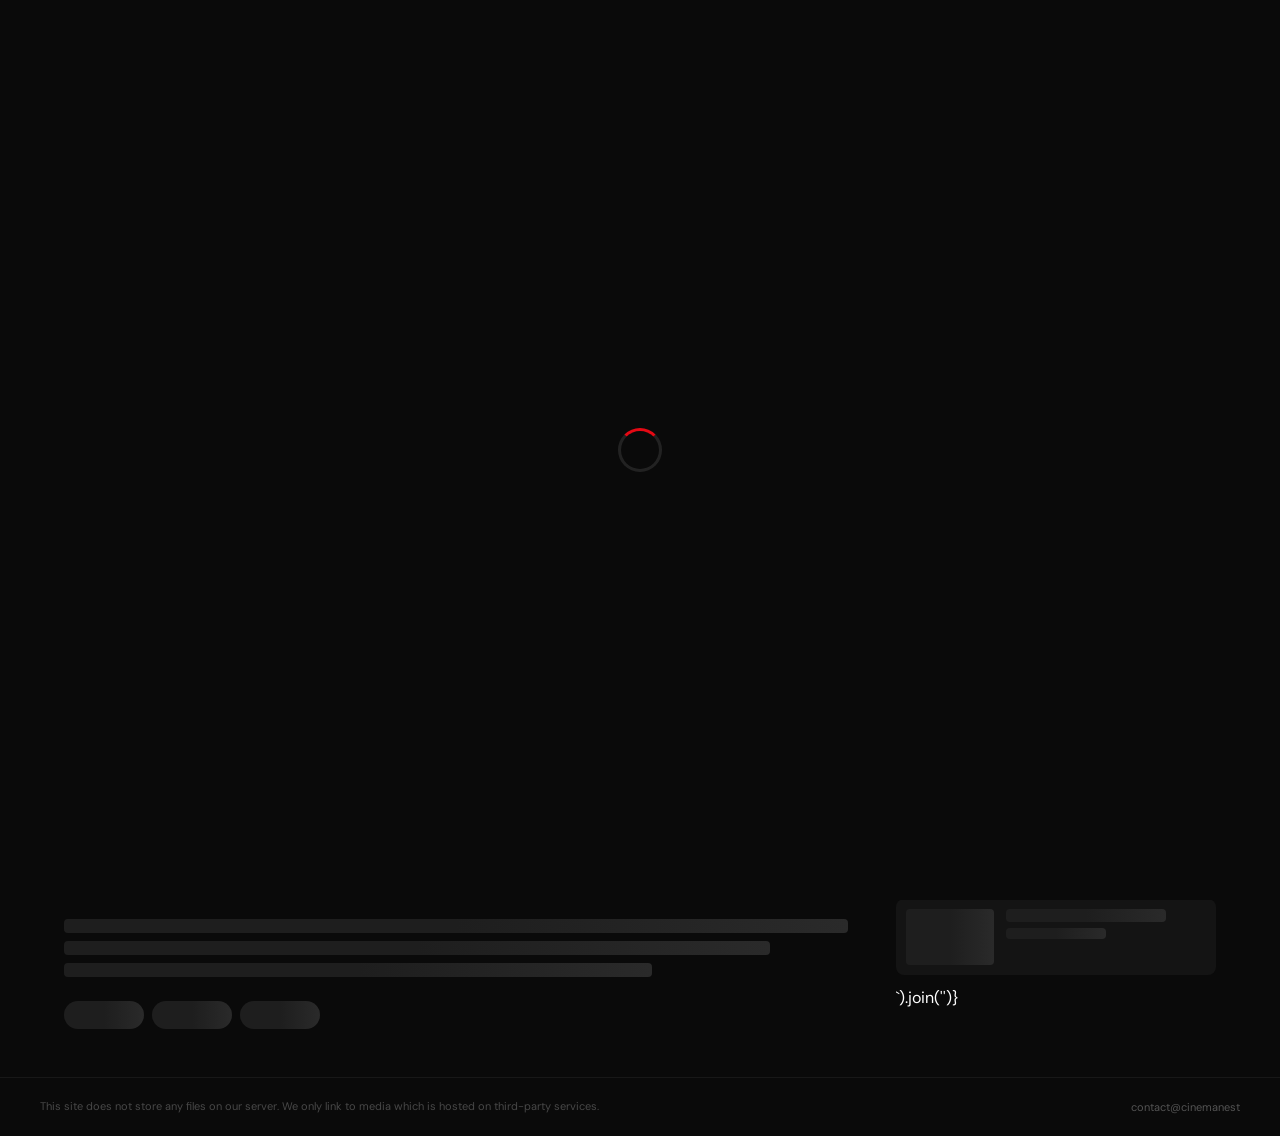
<file: watch (1).html>
<!DOCTYPE html>
<html lang="en">
<head>
<meta charset="UTF-8">
<meta name="viewport" content="width=device-width, initial-scale=1.0">
<title>Watch – Cinema Nest</title>
<link href="https://fonts.googleapis.com/css2?family=Bebas+Neue&family=DM+Sans:wght@300;400;500;600&display=swap" rel="stylesheet">
<style>
:root {
  --red: #e50914;
  --red-dark: #b0060f;
  --bg: #0a0a0a;
  --surface: #141414;
  --surface2: #1e1e1e;
  --text: #fff;
  --muted: #aaa;
  --radius: 6px;
}
*, *::before, *::after { margin: 0; padding: 0; box-sizing: border-box; }
body { background: var(--bg); color: var(--text); font-family: 'DM Sans', sans-serif; min-height: 100vh; }

/* ── NAV ── */
.nav {
  display: flex; align-items: center; justify-content: space-between;
  padding: 16px 40px;
  background: rgba(10,10,10,.95);
  backdrop-filter: blur(12px);
  border-bottom: 1px solid rgba(255,255,255,.06);
  position: sticky; top: 0; z-index: 100;
}
.logo { font-family: 'Bebas Neue', sans-serif; font-size: 26px; color: var(--red); letter-spacing: 2px; text-decoration: none; }
.nav-back {
  display: flex; align-items: center; gap: 8px;
  color: var(--muted); font-size: 13px; text-decoration: none;
  transition: color .2s;
}
.nav-back:hover { color: #fff; }
.nav-back svg { width: 16px; height: 16px; stroke: currentColor; fill: none; stroke-width: 2.5; }
.nav-right { display: flex; align-items: center; gap: 16px; }

/* ── PLAYER SECTION ── */
.player-wrap {
  background: #000;
  position: relative;
}
.player-container {
  max-width: 1200px;
  margin: 0 auto;
  position: relative;
}
.player-frame-wrap {
  position: relative;
  padding-top: 56.25%; /* 16:9 */
  background: #000;
}
.player-frame-wrap iframe {
  position: absolute;
  inset: 0; width: 100%; height: 100%;
  border: none;
}
.player-loading {
  position: absolute; inset: 0;
  display: flex; flex-direction: column; align-items: center; justify-content: center;
  background: #000; gap: 16px; z-index: 10;
}
.player-loading .spinner {
  width: 44px; height: 44px;
  border: 3px solid rgba(255,255,255,.1);
  border-top-color: var(--red);
  border-radius: 50%;
  animation: spin 0.9s linear infinite;
}
.player-loading p { font-size: 13px; color: var(--muted); }

/* ── SOURCE SWITCHER ── */
.source-bar {
  background: var(--surface);
  border-bottom: 1px solid rgba(255,255,255,.06);
}
.source-inner {
  max-width: 1200px; margin: 0 auto;
  padding: 10px 24px;
  display: flex; align-items: center; gap: 10px; flex-wrap: wrap;
}
.source-label { font-size: 11px; color: var(--muted); text-transform: uppercase; letter-spacing: 1px; font-weight: 600; margin-right: 4px; }
.source-btn {
  background: rgba(255,255,255,.06); border: 1px solid rgba(255,255,255,.1);
  color: var(--muted); font-size: 12px; font-family: inherit; font-weight: 600;
  padding: 5px 14px; border-radius: 20px; cursor: pointer; transition: all .2s;
}
.source-btn:hover { background: rgba(255,255,255,.12); color: #fff; }
.source-btn.active { background: var(--red); border-color: var(--red); color: #fff; }
.source-note { font-size: 11px; color: rgba(255,255,255,.25); margin-left: auto; }

/* ── TV SEASON SELECTOR ── */
#season-bar {
  background: var(--surface);
  border-bottom: 1px solid rgba(255,255,255,.06);
  display: none;
}
.season-inner {
  max-width: 1200px; margin: 0 auto;
  padding: 10px 24px;
  display: flex; align-items: center; gap: 10px; flex-wrap: wrap;
}
.season-label { font-size: 11px; color: var(--muted); text-transform: uppercase; letter-spacing: 1px; font-weight: 600; }
.season-select, .episode-select {
  background: var(--surface2); border: 1px solid rgba(255,255,255,.12);
  color: #fff; font-family: inherit; font-size: 13px;
  padding: 6px 12px; border-radius: 6px; cursor: pointer; outline: none;
  appearance: none; -webkit-appearance: none;
  background-image: url("data:image/svg+xml,%3Csvg xmlns='http://www.w3.org/2000/svg' width='10' height='6' fill='none' stroke='%23aaa' stroke-width='2'%3E%3Cpath d='M1 1l4 4 4-4'/%3E%3C/svg%3E");
  background-repeat: no-repeat; background-position: right 10px center;
  padding-right: 28px;
}
.episode-grid {
  max-width: 1200px; margin: 0 auto;
  padding: 0 24px 16px;
  display: flex; gap: 8px; flex-wrap: wrap;
}
.ep-btn {
  background: var(--surface2); border: 1px solid rgba(255,255,255,.08);
  color: var(--muted); font-size: 12px; font-family: inherit;
  padding: 5px 13px; border-radius: 4px; cursor: pointer; transition: all .2s;
}
.ep-btn:hover { background: rgba(255,255,255,.12); color: #fff; }
.ep-btn.active { background: var(--red); border-color: var(--red); color: #fff; }

/* ── CONTENT BELOW PLAYER ── */
.content-wrap {
  max-width: 1200px; margin: 0 auto;
  padding: 28px 24px 48px;
  display: grid;
  grid-template-columns: 1fr 320px;
  gap: 48px;
}
@media (max-width: 860px) {
  .content-wrap { grid-template-columns: 1fr; gap: 32px; }
}

/* ── MAIN INFO ── */
.movie-title {
  font-family: 'Bebas Neue', sans-serif;
  font-size: clamp(28px, 4vw, 48px);
  letter-spacing: 1px; line-height: 1; margin-bottom: 12px;
}
.movie-meta {
  display: flex; align-items: center; gap: 14px;
  flex-wrap: wrap; margin-bottom: 20px; font-size: 13px; color: var(--muted);
}
.meta-badge {
  background: rgba(255,255,255,.08); border: 1px solid rgba(255,255,255,.12);
  padding: 3px 10px; border-radius: 4px; font-size: 12px; color: #ddd;
}
.meta-badge.rating-badge { color: #fbbf24; border-color: rgba(251,191,36,.3); background: rgba(251,191,36,.08); }
.movie-overview {
  font-size: 14px; color: #ccc; line-height: 1.75;
  margin-bottom: 24px; max-width: 680px;
}
.movie-overview.clamped {
  display: -webkit-box; -webkit-line-clamp: 3; -webkit-box-orient: vertical; overflow: hidden;
}
.read-more { color: var(--red); font-size: 13px; cursor: pointer; background: none; border: none; font-family: inherit; padding: 0; margin-bottom: 24px; display: block; }

.cast-section { margin-bottom: 24px; }
.section-label { font-size: 11px; font-weight: 700; letter-spacing: 1.5px; text-transform: uppercase; color: var(--muted); margin-bottom: 12px; }
.cast-list { display: flex; gap: 10px; flex-wrap: wrap; }
.cast-pill {
  background: var(--surface2); border: 1px solid rgba(255,255,255,.08);
  font-size: 12px; color: #ddd; padding: 5px 12px; border-radius: 20px;
}

.genres-list { display: flex; gap: 8px; flex-wrap: wrap; }
.genre-tag {
  background: rgba(229,9,20,.1); border: 1px solid rgba(229,9,20,.25);
  color: var(--red); font-size: 12px; padding: 4px 12px; border-radius: 20px;
  font-weight: 600;
}

/* ── SIDEBAR: RELATED ── */
.sidebar-title { font-family: 'Bebas Neue', sans-serif; font-size: 22px; letter-spacing: 1px; margin-bottom: 16px; }
.related-list { display: flex; flex-direction: column; gap: 12px; }
.related-card {
  display: flex; gap: 12px; cursor: pointer;
  padding: 10px; border-radius: 8px;
  background: var(--surface);
  border: 1px solid rgba(255,255,255,.05);
  transition: background .2s, border-color .2s;
  text-decoration: none; color: inherit;
}
.related-card:hover { background: var(--surface2); border-color: rgba(255,255,255,.12); }
.related-thumb {
  width: 88px; height: 56px; object-fit: cover;
  border-radius: 4px; flex-shrink: 0; background: #222;
}
.related-info { flex: 1; min-width: 0; }
.related-title { font-size: 13px; font-weight: 600; margin-bottom: 4px; white-space: nowrap; overflow: hidden; text-overflow: ellipsis; }
.related-meta { font-size: 11px; color: var(--muted); }
.related-play {
  display: flex; align-items: center; justify-content: center;
  width: 28px; height: 28px; border-radius: 50%;
  background: rgba(229,9,20,.15); border: 1px solid rgba(229,9,20,.3);
  flex-shrink: 0; align-self: center; transition: background .2s;
}
.related-card:hover .related-play { background: var(--red); border-color: var(--red); }
.related-play svg { width: 10px; height: 10px; fill: var(--red); }
.related-card:hover .related-play svg { fill: #fff; }

/* ── PAYWALL OVERLAY ── */
#paywall {
  display: none; position: fixed; inset: 0;
  background: rgba(0,0,0,.88); z-index: 500;
  backdrop-filter: blur(8px);
  align-items: center; justify-content: center;
}
/* Auth loading — covers everything until Firebase resolves session */
#auth-loading {
  position: fixed; inset: 0; background: var(--bg);
  z-index: 9999; display: flex; align-items: center; justify-content: center;
}
#auth-loading .spinner {
  width: 44px; height: 44px;
  border: 3px solid rgba(255,255,255,.1);
  border-top-color: var(--red);
  border-radius: 50%;
  animation: spin 0.9s linear infinite;
}
.paywall-box {
  background: var(--surface); border: 1px solid rgba(255,255,255,.1);
  border-radius: 14px; padding: 48px 40px; max-width: 420px; width: 90%;
  text-align: center;
}
.paywall-icon {
  width: 64px; height: 64px; border-radius: 16px;
  background: rgba(229,9,20,.12); border: 1px solid rgba(229,9,20,.25);
  display: flex; align-items: center; justify-content: center; margin: 0 auto 24px;
}
.paywall-box h2 { font-family: 'Bebas Neue', sans-serif; font-size: 34px; letter-spacing: 1px; margin-bottom: 10px; }
.paywall-box p { font-size: 14px; color: var(--muted); line-height: 1.7; margin-bottom: 28px; }
.paywall-btn {
  display: block; width: 100%; background: var(--red); color: #fff; border: none;
  border-radius: 6px; font-family: 'DM Sans', sans-serif; font-size: 15px; font-weight: 600;
  padding: 14px; cursor: pointer; text-decoration: none; transition: background .2s; margin-bottom: 10px;
}
.paywall-btn:hover { background: var(--red-dark); }
.paywall-btn.secondary {
  background: rgba(255,255,255,.07); border: 1px solid rgba(255,255,255,.12); color: #ddd;
}
.paywall-btn.secondary:hover { background: rgba(255,255,255,.12); }

/* ── SKELETON ── */
.skeleton { background: linear-gradient(90deg, #1e1e1e 25%, #2a2a2a 50%, #1e1e1e 75%); background-size: 200% 100%; animation: shimmer 1.4s infinite; border-radius: 4px; }
@keyframes shimmer { 0%{background-position:200% 0} 100%{background-position:-200% 0} }
@keyframes spin { to { transform: rotate(360deg); } }
@keyframes fadeIn { from{opacity:0;transform:translateY(12px)} to{opacity:1;transform:none} }
.fade-in { animation: fadeIn .4s ease both; }

/* ── FOOTER ── */
footer {
  border-top: 1px solid rgba(255,255,255,.06);
  padding: 20px 40px;
  display: flex; align-items: center; justify-content: space-between;
  flex-wrap: wrap; gap: 10px;
}
footer p { font-size: 11px; color: rgba(255,255,255,.25); line-height: 1.6; max-width: 580px; }
footer a { font-size: 11px; color: rgba(255,255,255,.3); text-decoration: none; transition: color .2s; }
footer a:hover { color: var(--red); }

/* ── MOBILE ── */
@media (max-width: 600px) {
  .nav { padding: 14px 16px; }
  .content-wrap { padding: 20px 16px 40px; }
  .source-inner, .season-inner { padding: 10px 16px; }
  footer { padding: 16px; }
  .source-note { display: none; }
}
</style>
</head>
<body>

<!-- NAV -->
<nav class="nav">
  <a href="index.html" class="logo" style="display:flex;align-items:center;">
    <svg width="150" height="38" viewBox="0 0 170 44" fill="none" xmlns="http://www.w3.org/2000/svg" style="display:block;">
      <circle cx="22" cy="22" r="14" stroke="#e50914" stroke-width="2"/>
      <circle cx="22" cy="22" r="5" fill="#e50914"/>
      <circle cx="22" cy="10" r="2.5" fill="#e50914"/>
      <circle cx="22" cy="34" r="2.5" fill="#e50914"/>
      <circle cx="10" cy="22" r="2.5" fill="#e50914"/>
      <circle cx="34" cy="22" r="2.5" fill="#e50914"/>
      <line x1="13.5" y1="13.5" x2="17.5" y2="17.5" stroke="#e50914" stroke-width="1.5" stroke-linecap="round"/>
      <line x1="30.5" y1="13.5" x2="26.5" y2="17.5" stroke="#e50914" stroke-width="1.5" stroke-linecap="round"/>
      <line x1="13.5" y1="30.5" x2="17.5" y2="26.5" stroke="#e50914" stroke-width="1.5" stroke-linecap="round"/>
      <line x1="30.5" y1="30.5" x2="26.5" y2="26.5" stroke="#e50914" stroke-width="1.5" stroke-linecap="round"/>
      <path d="M10 35 Q22 28 34 35" stroke="#e50914" stroke-width="2" fill="none" stroke-linecap="round"/>
      <path d="M7 40 Q22 31 37 40" stroke="#e50914" stroke-width="1.5" fill="none" stroke-linecap="round" opacity="0.6"/>
      <text x="46" y="28" font-family="'Bebas Neue', Georgia, serif" font-size="26" letter-spacing="2" fill="#ffffff">CINEMA</text>
      <text x="120" y="28" font-family="'Bebas Neue', Georgia, serif" font-size="26" letter-spacing="2" fill="#e50914">NEST</text>
    </svg>
  </a>
  <div class="nav-right">
    <a href="index.html" class="nav-back">
      <svg viewBox="0 0 24 24"><polyline points="15 18 9 12 15 6"/></svg>
      Back to Browse
    </a>
  </div>
</nav>

<!-- PLAYER -->
<div class="player-wrap">
  <div class="player-container">
    <div class="player-frame-wrap" id="player-frame-wrap">
      <div class="player-loading" id="player-loading">
        <div class="spinner"></div>
        <p>Loading player…</p>
      </div>
      <iframe id="player-iframe" allowfullscreen allow="autoplay; fullscreen"
        sandbox="allow-scripts allow-same-origin allow-forms allow-presentation"
        style="opacity:0;transition:opacity .4s;"></iframe>
    </div>
  </div>
</div>

<!-- SOURCE SWITCHER -->
<div class="source-bar">
  <div class="source-inner">
    <span class="source-label">Server</span>
    <button class="source-btn active" onclick="switchSource(0, this)">Server 1</button>
    <button class="source-btn" onclick="switchSource(1, this)">Server 2</button>
    <button class="source-btn" onclick="switchSource(2, this)">Server 3</button>
    <span class="source-note">If one server doesn't load, try another</span>
  </div>
</div>

<!-- TV SEASON / EPISODE BAR -->
<div id="season-bar">
  <div class="season-inner">
    <span class="season-label">Season</span>
    <select class="season-select" id="season-select" onchange="loadEpisodes()"></select>
    <span class="season-label" style="margin-left:8px;">Episode</span>
    <select class="episode-select" id="episode-select" onchange="loadEpisode()"></select>
  </div>
</div>

<!-- CONTENT -->
<div class="content-wrap fade-in" id="content-wrap">

  <!-- MAIN -->
  <div id="main-info">
    <div class="skeleton" style="height:44px;width:60%;margin-bottom:14px;"></div>
    <div class="skeleton" style="height:18px;width:40%;margin-bottom:20px;"></div>
    <div class="skeleton" style="height:14px;width:100%;margin-bottom:8px;"></div>
    <div class="skeleton" style="height:14px;width:90%;margin-bottom:8px;"></div>
    <div class="skeleton" style="height:14px;width:75%;margin-bottom:24px;"></div>
    <div style="display:flex;gap:8px;">
      <div class="skeleton" style="height:28px;width:80px;border-radius:20px;"></div>
      <div class="skeleton" style="height:28px;width:80px;border-radius:20px;"></div>
      <div class="skeleton" style="height:28px;width:80px;border-radius:20px;"></div>
    </div>
  </div>

  <!-- SIDEBAR -->
  <div id="sidebar">
    <div class="sidebar-title">More Like This</div>
    <div class="related-list" id="related-list">
      ${[1,2,3,4].map(() => `
        <div style="display:flex;gap:12px;padding:10px;background:var(--surface);border-radius:8px;">
          <div class="skeleton" style="width:88px;height:56px;border-radius:4px;flex-shrink:0;"></div>
          <div style="flex:1;">
            <div class="skeleton" style="height:13px;width:80%;margin-bottom:6px;"></div>
            <div class="skeleton" style="height:11px;width:50%;"></div>
          </div>
        </div>`).join('')}
    </div>
  </div>

</div>

<!-- AUTH LOADING — hides content until Firebase resolves -->
<div id="auth-loading">
  <div class="spinner"></div>
</div>

<!-- PAYWALL -->
<div id="paywall">
  <div class="paywall-box">
    <div class="paywall-icon">
      <svg viewBox="0 0 24 24" width="28" height="28" fill="none" stroke="#e50914" stroke-width="2">
        <rect x="3" y="11" width="18" height="11" rx="2"/><path d="M7 11V7a5 5 0 0 1 10 0v4"/>
      </svg>
    </div>
    <h2>Members Only</h2>
    <p>Start your 7-day free trial to watch unlimited movies and TV shows — no payment needed to begin.</p>
    <a href="signup.html" class="paywall-btn">Start Free Trial</a>
    <a href="signup.html" class="paywall-btn secondary" onclick="localStorage.setItem('intent','signin');return true;">Already a member? Sign In</a>
  </div>
</div>

<!-- FOOTER -->
<footer>
  <p>This site does not store any files on our server. We only link to media which is hosted on third-party services.</p>
  <a href="mailto:contact@cinemanest">contact@cinemanest</a>
</footer>

<script type="module">
  import { initializeApp } from "https://www.gstatic.com/firebasejs/10.12.0/firebase-app.js";
  import { getAuth, onAuthStateChanged } from "https://www.gstatic.com/firebasejs/10.12.0/firebase-auth.js";
  import { getFirestore, doc, getDoc, setDoc, serverTimestamp } from "https://www.gstatic.com/firebasejs/10.12.0/firebase-firestore.js";

  const firebaseConfig = {
    apiKey: "AIzaSyARv0yl2troYUULCo-7avpF4yg5nZ-xoEE",
    authDomain: "cinema-nest-2bf23.firebaseapp.com",
    projectId: "cinema-nest-2bf23",
    storageBucket: "cinema-nest-2bf23.firebasestorage.app",
    messagingSenderId: "912475832817",
    appId: "1:912475832817:web:7d0de62cac82a04c4e8450"
  };

  const app  = initializeApp(firebaseConfig);
  const auth = getAuth(app);
  const db   = getFirestore(app);

  // ── Config ──
  const API_KEY = '1d3ae144acfb6bfcb25f70361cedcf29';
  const API     = 'https://api.themoviedb.org/3';
  const IMG     = 'https://image.tmdb.org/t/p/original';
  const IMG_W   = 'https://image.tmdb.org/t/p/w500';

  const params = new URLSearchParams(window.location.search);
  const mediaId   = params.get('id');
  const mediaType = params.get('type') || 'movie'; // 'movie' | 'tv'

  let currentSeason  = 1;
  let currentEpisode = 1;
  let currentSource  = 0;
  let mediaData      = null;

  // ── Player sources ──
  // Each returns a URL given (id, type, season, episode)
  const SOURCES = [
    (id, type, s, e) => type === 'tv'
      ? `https://vidsrc.xyz/embed/tv?tmdb=${id}&season=${s}&episode=${e}`
      : `https://vidsrc.xyz/embed/movie?tmdb=${id}`,
    (id, type, s, e) => type === 'tv'
      ? `https://embed.su/embed/tv/${id}/${s}/${e}`
      : `https://embed.su/embed/movie/${id}`,
    (id, type, s, e) => type === 'tv'
      ? `https://multiembed.mov/?tmdb=1&video_id=${id}&s=${s}&e=${e}`
      : `https://multiembed.mov/?tmdb=1&video_id=${id}`,
  ];

  function buildSrc() {
    return SOURCES[currentSource](mediaId, mediaType, currentSeason, currentEpisode);
  }

  function loadPlayer() {
    const iframe  = document.getElementById('player-iframe');
    const loading = document.getElementById('player-loading');
    loading.style.display = 'flex';
    iframe.style.opacity = '0';
    iframe.src = buildPlayer(buildSrc());
    iframe.onload = () => {
      loading.style.display = 'none';
      iframe.style.opacity = '1';
    };
  }

  // Wrap in a sandboxed page that embeds the iframe to avoid X-Frame issues
  function buildPlayer(src) {
    return src; // direct embed — works with vidsrc
  }

  window.switchSource = (idx, btn) => {
    document.querySelectorAll('.source-btn').forEach(b => b.classList.remove('active'));
    btn.classList.add('active');
    currentSource = idx;
    loadPlayer();
  };

  // ── TV: populate season/episode dropdowns ──
  async function loadTVSeasons(totalSeasons) {
    const seasonBar    = document.getElementById('season-bar');
    const seasonSelect = document.getElementById('season-select');
    const episodeSelect = document.getElementById('episode-select');
    seasonBar.style.display = 'block';

    seasonSelect.innerHTML = '';
    for (let s = 1; s <= totalSeasons; s++) {
      const opt = document.createElement('option');
      opt.value = s; opt.textContent = `Season ${s}`;
      seasonSelect.appendChild(opt);
    }

    await loadEpisodes();
  }

  window.loadEpisodes = async () => {
    currentSeason = parseInt(document.getElementById('season-select').value);
    const episodeSelect = document.getElementById('episode-select');
    episodeSelect.innerHTML = '<option>Loading…</option>';

    try {
      const res  = await fetch(`${API}/tv/${mediaId}/season/${currentSeason}?api_key=${API_KEY}`);
      const data = await res.json();
      const eps  = data.episodes || [];
      episodeSelect.innerHTML = '';
      eps.forEach(ep => {
        const opt = document.createElement('option');
        opt.value = ep.episode_number;
        opt.textContent = `Ep ${ep.episode_number}${ep.name ? ' – ' + ep.name : ''}`;
        episodeSelect.appendChild(opt);
      });
      currentEpisode = 1;
      episodeSelect.value = 1;
      loadPlayer();
    } catch {
      episodeSelect.innerHTML = '<option value="1">Episode 1</option>';
      loadPlayer();
    }
  };

  window.loadEpisode = () => {
    currentEpisode = parseInt(document.getElementById('episode-select').value);
    loadPlayer();
  };

  // ── Save watch history to Firestore ──
  async function saveWatchHistory(user) {
    if (!mediaData) return;
    try {
      const ref = doc(db, 'users', user.uid, 'watchHistory', String(mediaId));
      await setDoc(ref, {
        mediaId, mediaType,
        title: mediaData.title || mediaData.name || '',
        poster: mediaData.poster_path || '',
        backdrop: mediaData.backdrop_path || '',
        watchedAt: serverTimestamp(),
      }, { merge: true });
    } catch (e) { /* silent fail */ }
  }

  // ── Fetch metadata ──
  async function loadMetadata() {
    try {
      const res  = await fetch(`${API}/${mediaType}/${mediaId}?api_key=${API_KEY}&append_to_response=credits,similar`);
      mediaData  = await res.json();

      // Title
      const title   = mediaData.title || mediaData.name || '';
      const year    = (mediaData.release_date || mediaData.first_air_date || '').slice(0, 4);
      const rating  = mediaData.vote_average ? mediaData.vote_average.toFixed(1) : null;
      const runtime = mediaData.runtime
        ? `${Math.floor(mediaData.runtime / 60)}h ${mediaData.runtime % 60}m`
        : mediaData.number_of_seasons
        ? `${mediaData.number_of_seasons} Season${mediaData.number_of_seasons > 1 ? 's' : ''}`
        : '';
      const genres  = (mediaData.genres || []).slice(0, 4).map(g => g.name);
      const cast    = (mediaData.credits?.cast || []).slice(0, 8).map(c => c.name);
      const overview = mediaData.overview || '';
      const similar  = (mediaData.similar?.results || []).filter(x => x.poster_path || x.backdrop_path).slice(0, 6);

      document.title = `${title} – Cinema Nest`;

      // ── Render main info ──
      const mainEl = document.getElementById('main-info');
      mainEl.innerHTML = `
        <h1 class="movie-title">${title}</h1>
        <div class="movie-meta">
          ${rating ? `<span class="meta-badge rating-badge">★ ${rating}</span>` : ''}
          ${year ? `<span class="meta-badge">${year}</span>` : ''}
          ${runtime ? `<span class="meta-badge">${runtime}</span>` : ''}
          <span class="meta-badge">${mediaType === 'tv' ? 'TV Series' : 'Movie'}</span>
        </div>
        <p class="movie-overview clamped" id="overview-text">${overview}</p>
        ${overview.length > 200 ? `<button class="read-more" id="read-more-btn" onclick="toggleOverview()">Read more</button>` : ''}
        ${genres.length ? `
          <div class="cast-section">
            <div class="section-label">Genres</div>
            <div class="genres-list">${genres.map(g => `<span class="genre-tag">${g}</span>`).join('')}</div>
          </div>` : ''}
        ${cast.length ? `
          <div class="cast-section" style="margin-top:20px;">
            <div class="section-label">Cast</div>
            <div class="cast-list">${cast.map(c => `<span class="cast-pill">${c}</span>`).join('')}</div>
          </div>` : ''}
      `;

      // ── TV: load season bar ──
      if (mediaType === 'tv' && mediaData.number_of_seasons) {
        await loadTVSeasons(mediaData.number_of_seasons);
      } else {
        loadPlayer();
      }

      // ── Render related ──
      const relatedEl = document.getElementById('related-list');
      if (similar.length) {
        relatedEl.innerHTML = similar.map(item => {
          const img  = item.backdrop_path ? IMG_W + item.backdrop_path : (item.poster_path ? IMG_W + item.poster_path : '');
          const t    = item.title || item.name || '';
          const yr   = (item.release_date || item.first_air_date || '').slice(0, 4);
          const rat  = item.vote_average ? '★ ' + item.vote_average.toFixed(1) : '';
          return `
            <a class="related-card" href="watch.html?id=${item.id}&type=${mediaType}">
              <img class="related-thumb" src="${img}" alt="${t}" onerror="this.style.display='none'">
              <div class="related-info">
                <div class="related-title">${t}</div>
                <div class="related-meta">${[yr, rat].filter(Boolean).join(' · ')}</div>
              </div>
              <div class="related-play">
                <svg viewBox="0 0 24 24"><polygon points="5 3 19 12 5 21 5 3"/></svg>
              </div>
            </a>`;
        }).join('');
      } else {
        relatedEl.innerHTML = '<p style="font-size:13px;color:var(--muted);">No suggestions found.</p>';
      }

    } catch (err) {
      console.error('Metadata error:', err);
      document.getElementById('main-info').innerHTML = '<p style="color:var(--muted)">Could not load content details.</p>';
      loadPlayer();
    }
  }

  window.toggleOverview = () => {
    const el  = document.getElementById('overview-text');
    const btn = document.getElementById('read-more-btn');
    if (el.classList.contains('clamped')) {
      el.classList.remove('clamped');
      btn.textContent = 'Show less';
    } else {
      el.classList.add('clamped');
      btn.textContent = 'Read more';
    }
  };

  // ── Auth gate ──
  // Safety timeout — if Firebase doesn't respond in 5s, show paywall
  const authTimeout = setTimeout(() => {
    const loading = document.getElementById('auth-loading');
    if (loading && loading.style.display !== 'none') {
      loading.style.display = 'none';
      document.getElementById('paywall').style.display = 'flex';
    }
  }, 5000);

  onAuthStateChanged(auth, async (user) => {
    clearTimeout(authTimeout);

    // Remove the loading overlay once Firebase resolves
    const authLoading = document.getElementById('auth-loading');
    if (authLoading) authLoading.style.display = 'none';

    if (!user) {
      // Not logged in — show paywall
      document.getElementById('paywall').style.display = 'flex';
      if (mediaId) loadMetadata();
      return;
    }

    // User is logged in — load content immediately
    if (mediaId) {
      await loadMetadata();
      setTimeout(() => saveWatchHistory(user), 5000);
    }

    // Background trial check — only block if trial is *confirmed* expired
    try {
      const snap = await getDoc(doc(db, 'users', user.uid));
      if (snap.exists()) {
        const data = snap.data();
        if (data.trialEnd) {
          const expired = new Date(data.trialEnd) <= new Date();
          if (expired) showExpiredPaywall();
        }
        // No trialEnd field = allow access
      }
    } catch {
      // Firestore unavailable — check localStorage, default to ALLOW
      const saved = localStorage.getItem('cinemanest-trial');
      if (saved) {
        try {
          if (new Date(JSON.parse(saved).end) <= new Date()) showExpiredPaywall();
        } catch {}
      }
    }
  });

  // ── Popup & redirect blocker ──
  // Prevent iframes from opening new tabs/windows
  window.open = () => null;

  // Detect when iframe steals focus (tab-opening trick) and reclaim it
  window.addEventListener('blur', () => {
    setTimeout(() => {
      if (document.activeElement && document.activeElement.tagName === 'IFRAME') {
        window.focus();
      }
    }, 0);
  });

  // Block navigation attempts from inside iframes
  window.addEventListener('message', (e) => {
    if (typeof e.data === 'string' && (e.data.includes('redirect') || e.data.includes('open'))) {
      e.stopImmediatePropagation();
    }
  }, true);


    const pw = document.getElementById('paywall');
    pw.querySelector('h2').textContent = 'Trial Expired';
    pw.querySelector('p').textContent = 'Your free trial has ended. Subscribe to keep watching unlimited movies and shows.';
    pw.querySelector('.paywall-btn').textContent = 'View Plans';
    pw.querySelector('.paywall-btn').href = 'pricing.html';
    const secondary = pw.querySelector('.paywall-btn.secondary');
    if (secondary) secondary.style.display = 'none';
    pw.style.display = 'flex';
  }

</script>
</body>
</html>
</file>
